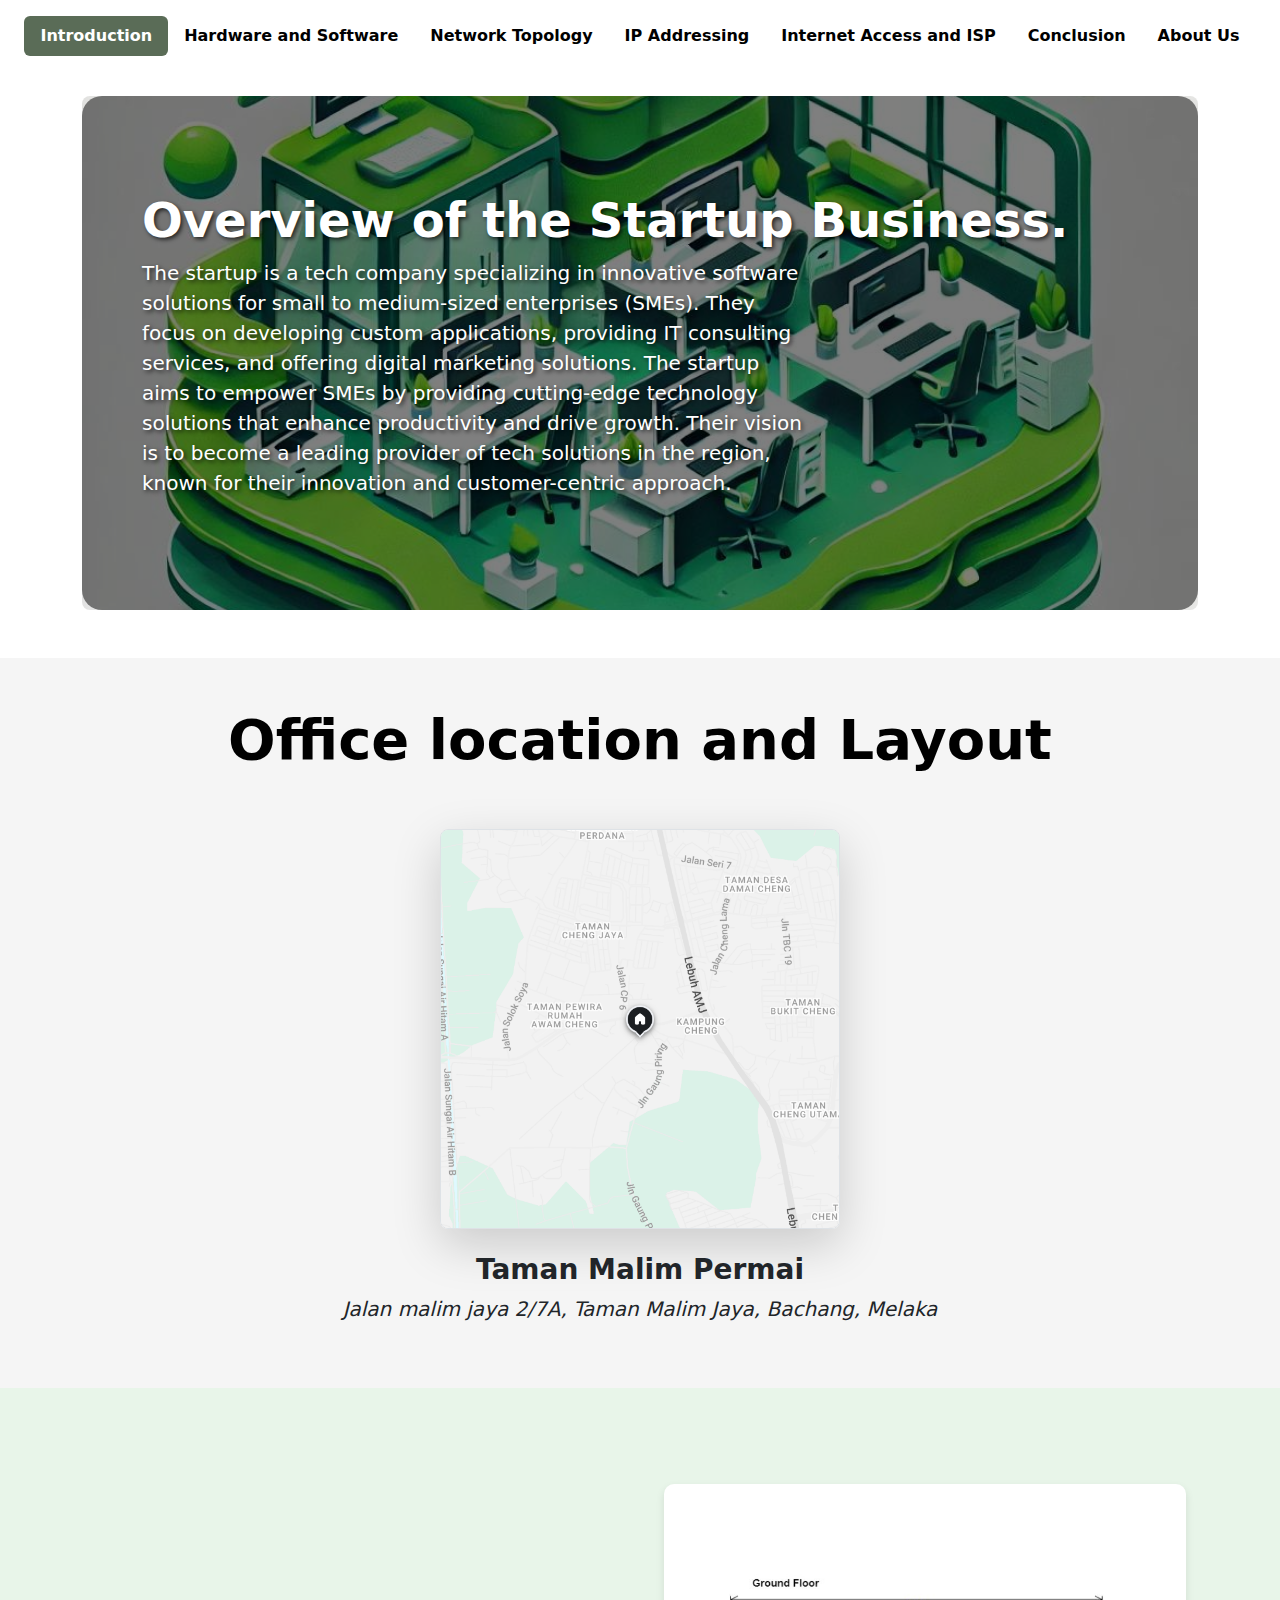
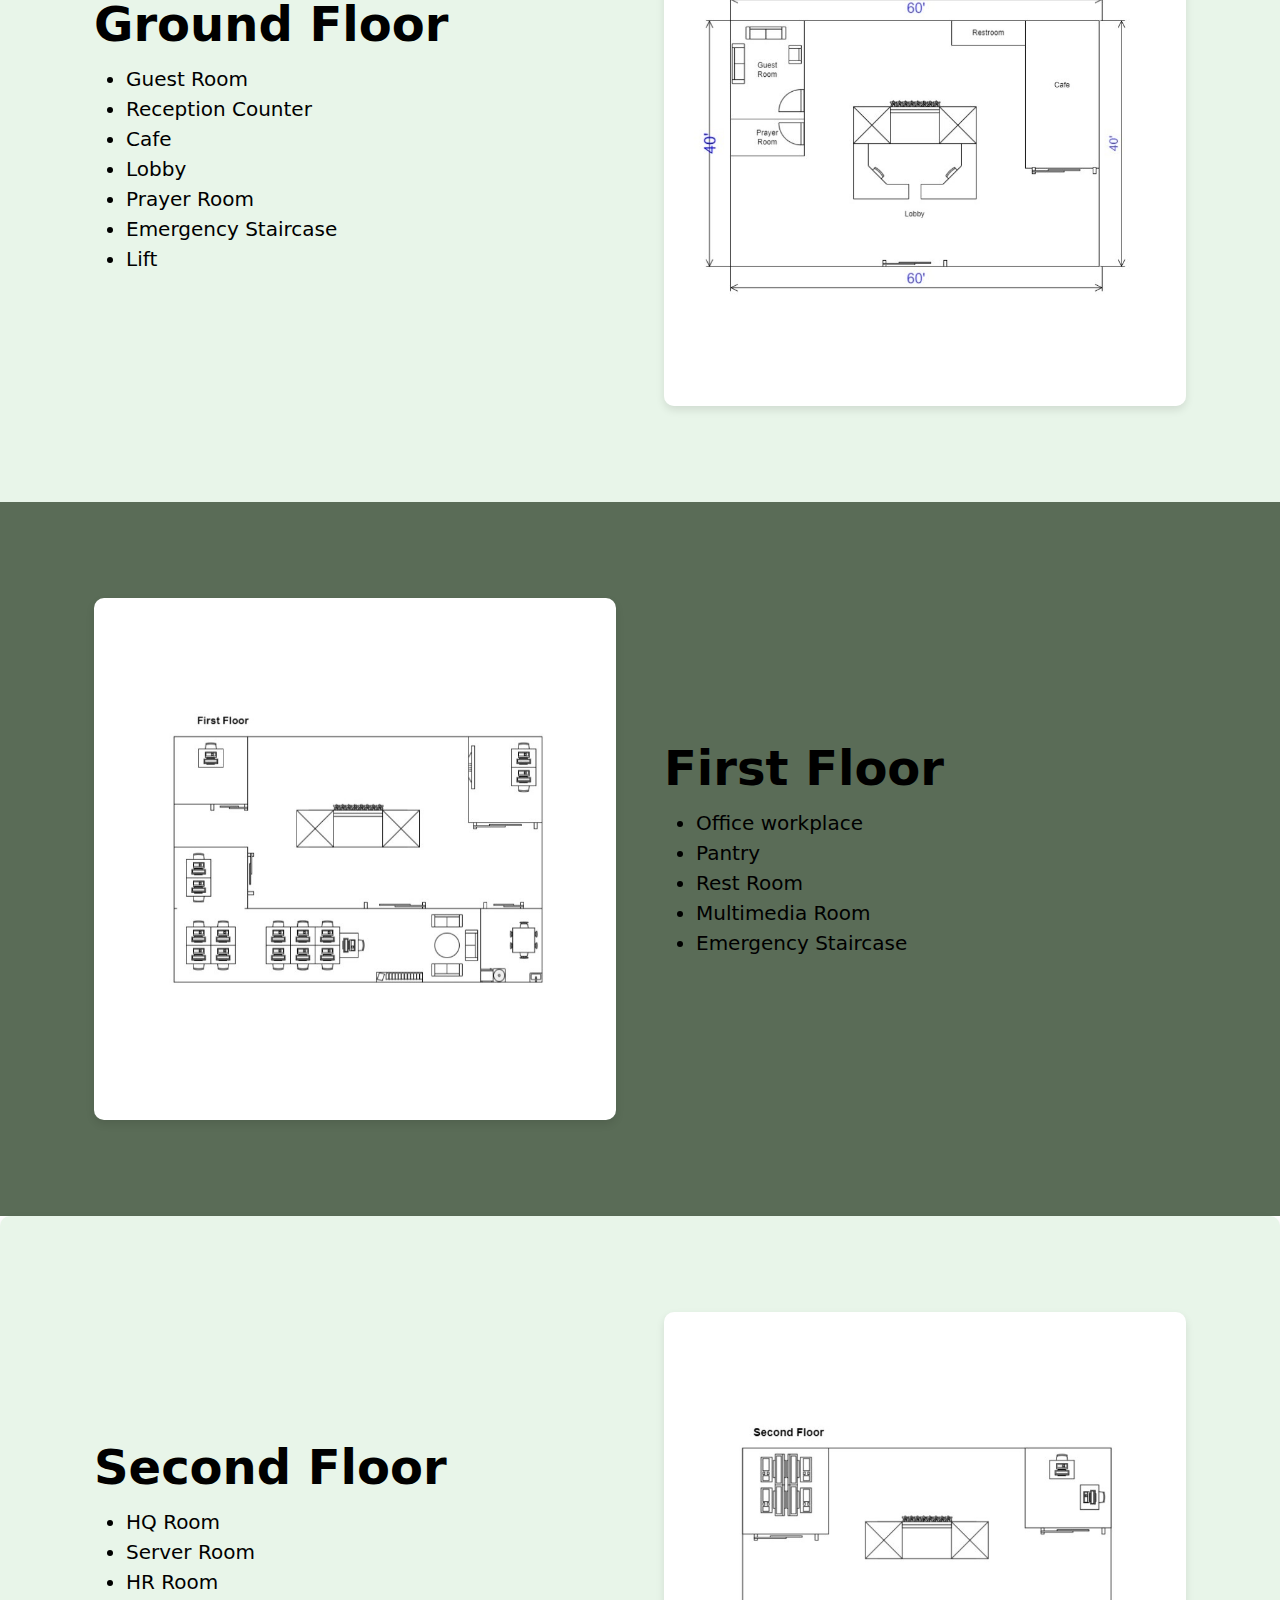
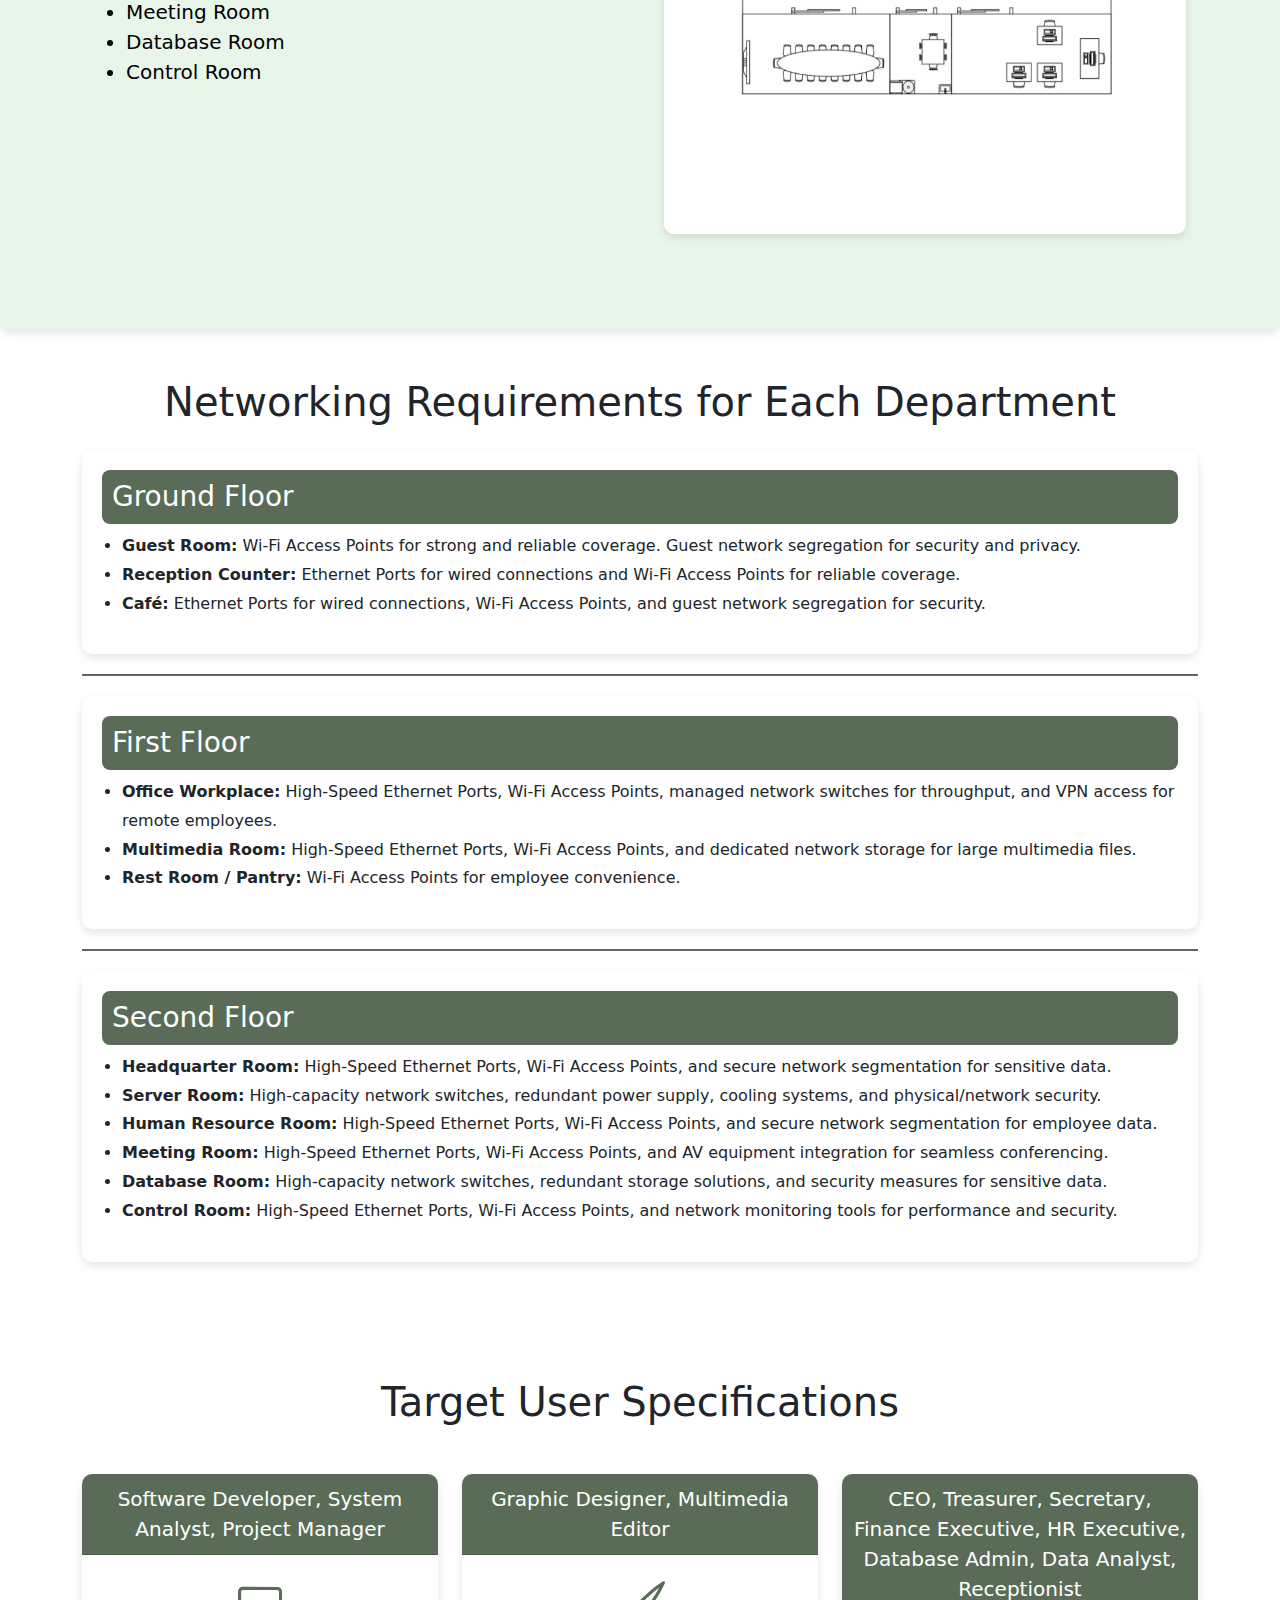
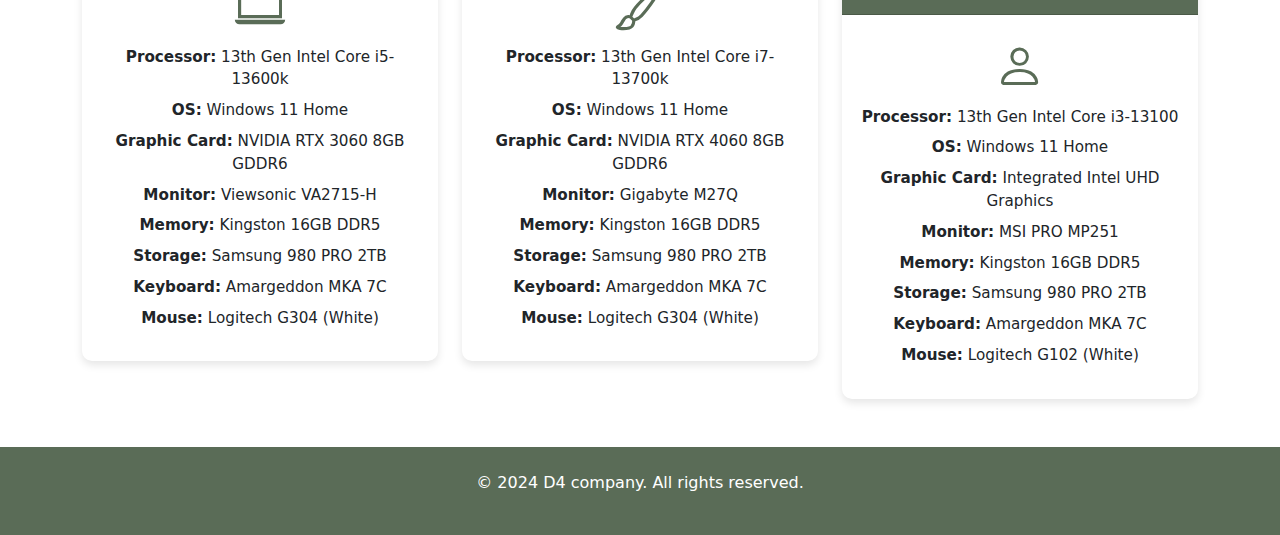
<file: index.html>
<!DOCTYPE html>
<html lang="en">
  <head>
    <meta charset="UTF-8" />
    <meta name="viewport" content="width=device-width, initial-scale=1.0" />
    <title>DITS 2313</title>
    <link
      href="https://cdn.jsdelivr.net/npm/bootstrap@5.3.3/dist/css/bootstrap.min.css"
      rel="stylesheet"
      integrity="sha384-QWTKZyjpPEjISv5WaRU9OFeRpok6YctnYmDr5pNlyT2bRjXh0JMhjY6hW+ALEwIH"
      crossorigin="anonymous"
    />
    <link rel="stylesheet" href="./style.css" />
    <style>
      a {
        text-decoration: none; /* Removes underline */
        color: inherit; /* Inherits color from parent element */
      }

      /* Hover effect */
      a:hover {
        color: #5a6c57; /* Adds a soft green color on hover */
      }
   
    img {
      border-radius: 10px;
      box-shadow: 0px 4px 8px rgba(0, 0, 0, 0.1);
    }

    </style>
  </head>

  <body>
    <header class="d-flex justify-content-center py-3">
      <ul class="nav nav-pills custom-nav-pills">
        <li class="nav-item">
          <a href="./index.html" class="nav-link active">Introduction</a>
        </li>
        <li class="nav-item">
          <a href="./hardware.html" class="nav-link">Hardware and Software</a>
        </li>
        <li class="nav-item">
          <a href="./network.html" class="nav-link">Network Topology</a>
        </li>
        <li class="nav-item">
          <a href="./ipAddress.html" class="nav-link">IP Addressing</a>
        </li>
        <li class="nav-item">
          <a href="./ISP.html" class="nav-link">Internet Access and ISP</a>
        </li>
        <li class="nav-item"><a href="./conclusion.html" class="nav-link">Conclusion</a></li>
        <li class="nav-item">
          <a href="./about.html" class="nav-link">About Us</a>
        </li>
      </ul>
    </header>

    <!-- Overview of the startup business -->
    <div class="container py-4">
      <div
        class="p-5 mb-4 bg-body-tertiary rounded-3 startup-overview"
        style="color: white ;"
      >
        <div
          class="container-fluid py-5"
          style="position: relative; z-index: 1"
        >
          <h1 class="display-5 fw-bold">Overview of the Startup Business.</h1>
          <p class="col-md-8 fs-5">
            The startup is a tech company specializing in innovative software
            solutions for small to medium-sized enterprises (SMEs). They focus
            on developing custom applications, providing IT consulting services,
            and offering digital marketing solutions. The startup aims to
            empower SMEs by providing cutting-edge technology solutions that
            enhance productivity and drive growth. Their vision is to become a
            leading provider of tech solutions in the region, known for their
            innovation and customer-centric approach.
          </p>
        </div>
      </div>
    </div>

    <!-- end overview -->

    <!-- Office Location -->
    <div class="px-4 pt-5 text-center" style="background-color: whitesmoke ; ">
      <h1 class="display-4 fw-bold text-body-emphasis">
        Office location and Layout
      </h1>
      <div class="container px-5 py-5 ">
        <a href="https://maps.app.goo.gl/QGYqqNcwbprstYC8A"
          ><img
            src="./img/location.png"
            class="img-fluid border rounded-3 shadow-lg mb-4 map"
            alt="Example image"
            width="400"
            height="auto"
            loading="lazy"
        /></a>
        <a href="https://maps.app.goo.gl/QGYqqNcwbprstYC8A">
          <h3 class="fw-bold">Taman Malim Permai</h3>
          <p class="fs-5">
            <i>Jalan malim jaya 2/7A, Taman Malim Jaya, Bachang, Melaka</i>
          </p>
        </a>
      </div>
    </div>

    <!-- end office Location -->

    <!-- Ground floor -->
    <div style="background-color: #e8f5e9; color: black; ">
      <div class="container col-xxl-8 px-4 py-5">
        <div class="row flex-lg-row-reverse align-items-center g-5 py-5">
          <div class="col-10 col-sm-8 col-lg-6">
            <img
              src="./img/ground_floor.jpg"
              class="d-block mx-lg-auto img-fluid ratio-1x1"
              alt="Ground Floor Layout"
              loading="lazy"
            />
          </div>
          <div class="col-lg-6">
            <h1 class="display-5 fw-bold text-body-emphasis lh-1 mb-3">
              Ground Floor
            </h1>
            <ul class="fs-5">
              <li>Guest Room</li>
              <li>Reception Counter</li>
              <li>Cafe</li>
              <li>Lobby</li>
              <li>Prayer Room</li>
              <li>Emergency Staircase</li>
              <li>Lift</li>
            </ul>
          </div>
        </div>
      </div>
    </div>
    <!-- end ground floor -->

    <!-- 1st floor -->
    <div style="background-color: #5a6c57; color: black">
      <div class="container col-xxl-8 px-4 py-5">
        <div class="row align-items-center g-5 py-5">
          <div class="col-10 col-sm-8 col-lg-6">
            <img
              src="./img/first_floor.jpg"
              class="d-block mx-lg-auto img-fluid ratio-1x1"
              alt="1st Floor Layout"
              loading="lazy"
            />
          </div>
          <div class="col-lg-6">
            <h1 class="display-5 fw-bold text-body-emphasis lh-1 mb-3">
              First Floor
            </h1>
            <ul class="fs-5">
              <li>Office workplace</li>
              <li>Pantry</li>
              <li>Rest Room</li>
              <li>Multimedia Room</li>
              <li>Emergency Staircase</li>
            </ul>
          </div>
        </div>
      </div>
    </div>
    <!-- end 1st floor -->

    <!-- Second floor -->
    <div style="background-color:#e8f5e9; color: black ;border-radius: 10px; box-shadow: 0px 4px 8px rgba(0, 0, 0, 0.1);">
      <div class="container col-xxl-8 px-4 py-5">
        <div class="row flex-lg-row-reverse align-items-center g-5 py-5">
          <div class="col-10 col-sm-8 col-lg-6">
            <img
              src="./img/second_floor.jpg"
              class="d-block mx-lg-auto img-fluid ratio-1x1"
              alt="Second Floor Layout"
              loading="lazy"
            />
          </div>
          <div class="col-lg-6">
            <h1 class="display-5 fw-bold text-body-emphasis lh-1 mb-3">
              Second Floor
            </h1>
            <ul class="fs-5">
              <li>HQ Room</li>
              <li>Server Room</li>
              <li>HR Room</li>
              <li>Meeting Room</li>
              <li>Database Room</li>
              <li>Control Room</li>
            </ul>
          </div>
        </div>
      </div>
    </div>
    <!-- end Second floor -->

    <!-- Networking requirements for each department.   -->
    <div class="container py-5" >
      <h1 class="text-center mb-4">Networking Requirements for Each Department</h1>

      <!-- Ground Floor -->
      <div class="floor-card">
        <h3>Ground Floor</h3>
        <ul>
          <li><strong>Guest Room:</strong> Wi-Fi Access Points for strong and reliable coverage. Guest network segregation for security and privacy.</li>
          <li><strong>Reception Counter:</strong> Ethernet Ports for wired connections and Wi-Fi Access Points for reliable coverage.</li>
          <li><strong>Café:</strong> Ethernet Ports for wired connections, Wi-Fi Access Points, and guest network segregation for security.</li>
        </ul>
      </div>

      <!-- Divider -->
      <div class="divider"></div>

      <!-- First Floor -->
      <div class="floor-card">
        <h3>First Floor</h3>
        <ul>
          <li><strong>Office Workplace:</strong> High-Speed Ethernet Ports, Wi-Fi Access Points, managed network switches for throughput, and VPN access for remote employees.</li>
          <li><strong>Multimedia Room:</strong> High-Speed Ethernet Ports, Wi-Fi Access Points, and dedicated network storage for large multimedia files.</li>
          <li><strong>Rest Room / Pantry:</strong> Wi-Fi Access Points for employee convenience.</li>
        </ul>
      </div>

      <!-- Divider -->
      <div class="divider"></div>

      <!-- Second Floor -->
      <div class="floor-card">
        <h3>Second Floor</h3>
        <ul>
          <li><strong>Headquarter Room:</strong> High-Speed Ethernet Ports, Wi-Fi Access Points, and secure network segmentation for sensitive data.</li>
          <li><strong>Server Room:</strong> High-capacity network switches, redundant power supply, cooling systems, and physical/network security.</li>
          <li><strong>Human Resource Room:</strong> High-Speed Ethernet Ports, Wi-Fi Access Points, and secure network segmentation for employee data.</li>
          <li><strong>Meeting Room:</strong> High-Speed Ethernet Ports, Wi-Fi Access Points, and AV equipment integration for seamless conferencing.</li>
          <li><strong>Database Room:</strong> High-capacity network switches, redundant storage solutions, and security measures for sensitive data.</li>
          <li><strong>Control Room:</strong> High-Speed Ethernet Ports, Wi-Fi Access Points, and network monitoring tools for performance and security.</li>
        </ul>
      </div>
    </div>

    <!-- Networking requirements for each department.   -->


    <!-- Target user specifications  -->
    <div class="container py-5">
      <h1 class="text-center mb-5">Target User Specifications</h1>

      <div class="row gy-4">
        <!-- Software Developer, System Analyst, Project Manager -->
        <div class="col-md-4">
          <div class="card spec-card">
            <div class="card-header">
              Software Developer, System Analyst, Project Manager
            </div>
            <div class="card-body text-center">
              <i class="icon bi bi-laptop"></i>
              <ul>
                <li><span>Processor:</span> 13th Gen Intel Core i5-13600k</li>
                <li><span>OS:</span> Windows 11 Home</li>
                <li><span>Graphic Card:</span> NVIDIA RTX 3060 8GB GDDR6</li>
                <li><span>Monitor:</span> Viewsonic VA2715-H</li>
                <li><span>Memory:</span> Kingston 16GB DDR5</li>
                <li><span>Storage:</span> Samsung 980 PRO 2TB</li>
                <li><span>Keyboard:</span> Amargeddon MKA 7C</li>
                <li><span>Mouse:</span> Logitech G304 (White)</li>
              </ul>
            </div>
          </div>
        </div>

        <!-- Graphic Designer, Multimedia Editor -->
        <div class="col-md-4">
          <div class="card spec-card">
            <div class="card-header">Graphic Designer, Multimedia Editor</div>
            <div class="card-body text-center">
              <i class="icon bi bi-brush"></i>
              <ul>
                <li><span>Processor:</span> 13th Gen Intel Core i7-13700k</li>
                <li><span>OS:</span> Windows 11 Home</li>
                <li><span>Graphic Card:</span> NVIDIA RTX 4060 8GB GDDR6</li>
                <li><span>Monitor:</span> Gigabyte M27Q</li>
                <li><span>Memory:</span> Kingston 16GB DDR5</li>
                <li><span>Storage:</span> Samsung 980 PRO 2TB</li>
                <li><span>Keyboard:</span> Amargeddon MKA 7C</li>
                <li><span>Mouse:</span> Logitech G304 (White)</li>
              </ul>
            </div>
          </div>
        </div>

        <!-- CEO, Treasurer, etc. -->
        <div class="col-md-4">
          <div class="card spec-card">
            <div class="card-header">
              CEO, Treasurer, Secretary, Finance Executive, HR Executive,
              Database Admin, Data Analyst, Receptionist
            </div>
            <div class="card-body text-center">
              <i class="icon bi bi-person"></i>
              <ul>
                <li><span>Processor:</span> 13th Gen Intel Core i3-13100</li>
                <li><span>OS:</span> Windows 11 Home</li>
                <li><span>Graphic Card:</span> Integrated Intel UHD Graphics</li>
                <li><span>Monitor:</span> MSI PRO MP251</li>
                <li><span>Memory:</span> Kingston 16GB DDR5</li>
                <li><span>Storage:</span> Samsung 980 PRO 2TB</li>
                <li><span>Keyboard:</span> Amargeddon MKA 7C</li>
                <li><span>Mouse:</span> Logitech G102 (White)</li>
              </ul>
            </div>
          </div>
        </div>
      </div>
    </div>
    <!-- Target user specifications  -->

    <!-- Optional footer -->
    <footer
      class="text-center py-4"
      style="background-color: #5a6c57; color: white"
    >
      <p>&copy; 2024 D4 company. All rights reserved.</p>
    </footer>

    <!-- Bootstrap Icons -->
    <link
      href="https://cdn.jsdelivr.net/npm/bootstrap-icons/font/bootstrap-icons.css"
      rel="stylesheet"
    />
    <script src="https://cdn.jsdelivr.net/npm/bootstrap@5.3.3/dist/js/bootstrap.bundle.min.js"></script>
  </body>
</html>
</file>
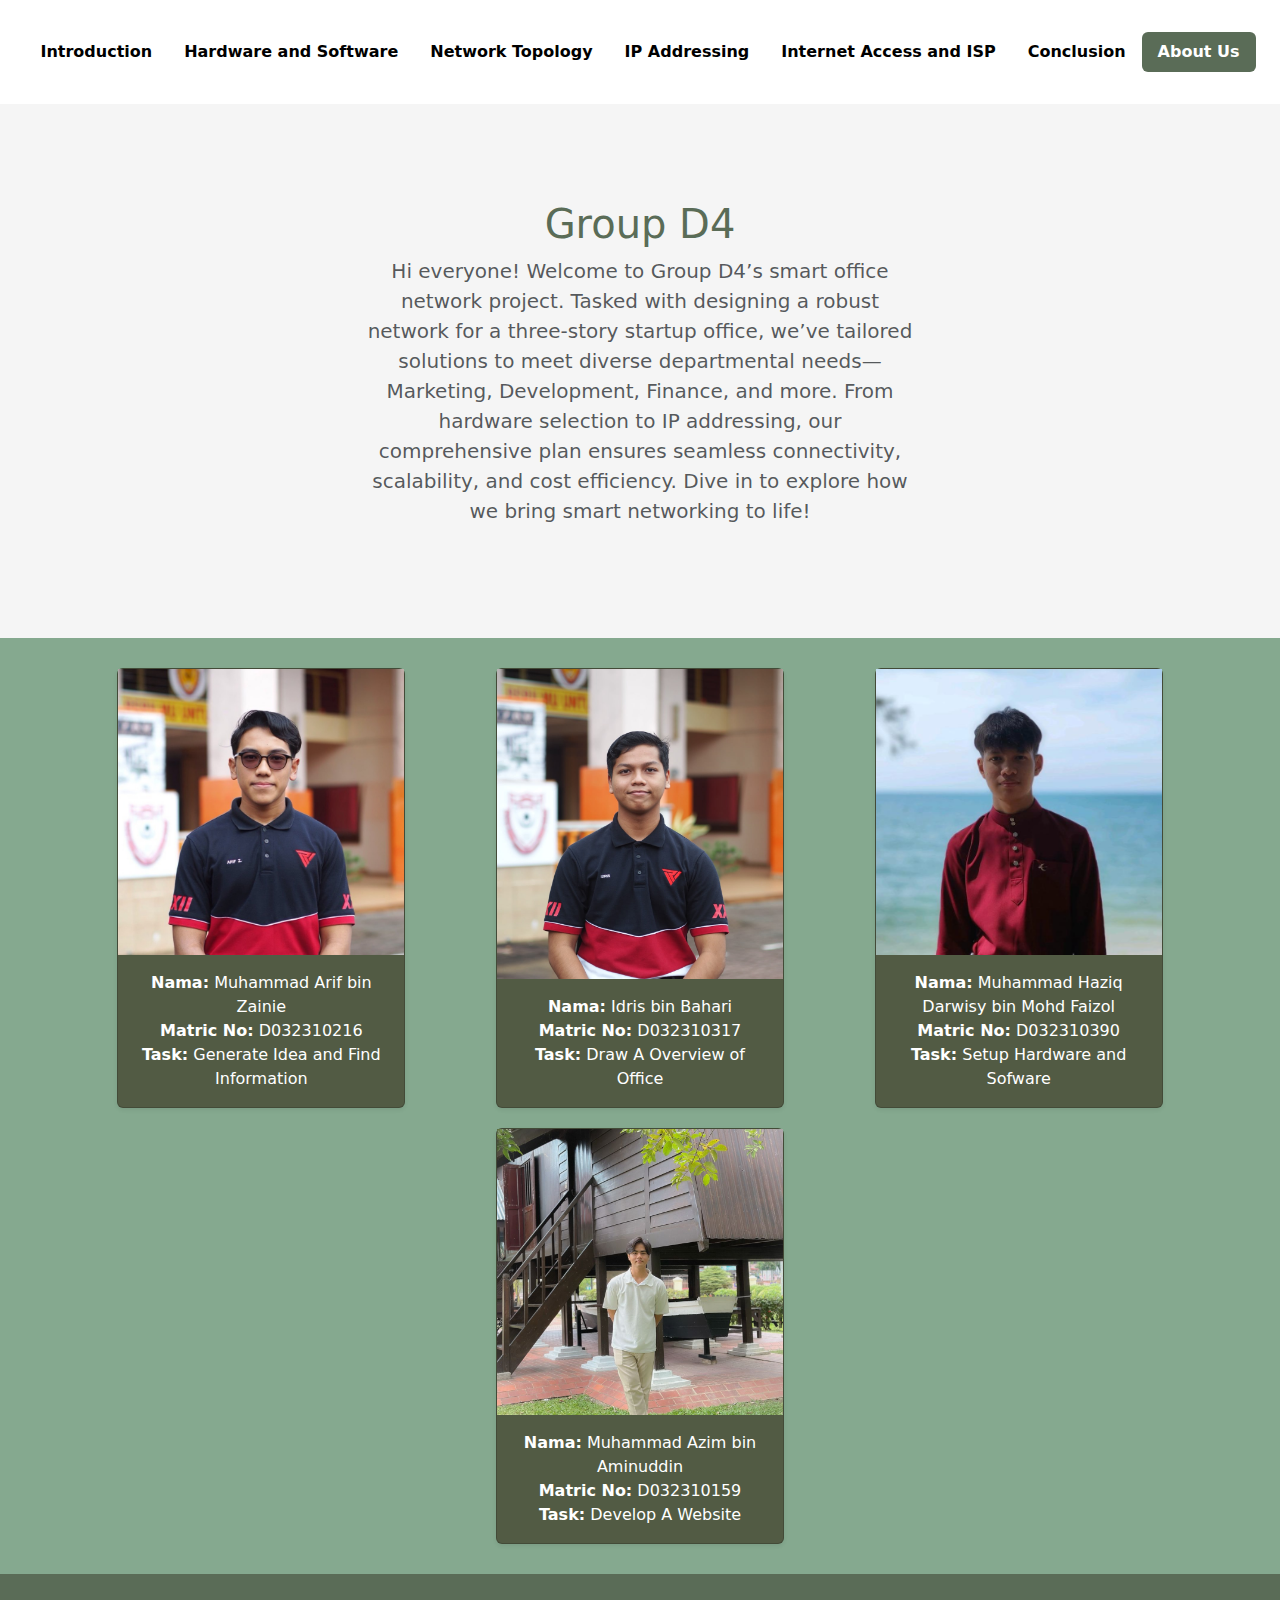
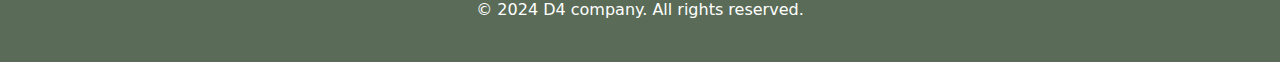
<file: about.html>
<!DOCTYPE html>
<html lang="en">
  <head>
    <meta charset="UTF-8" />
    <meta name="viewport" content="width=device-width, initial-scale=1.0" />
    <title>DITS 2313</title>
    <link
      href="https://cdn.jsdelivr.net/npm/bootstrap@5.3.3/dist/css/bootstrap.min.css"
      rel="stylesheet"
      integrity="sha384-QWTKZyjpPEjISv5WaRU9OFeRpok6YctnYmDr5pNlyT2bRjXh0JMhjY6hW+ALEwIH"
      crossorigin="anonymous"
    />
    <link rel="stylesheet" href="./style.css" />
  </head>

  <header class="d-flex justify-content-center py-3 co">
    <ul class="nav nav-pills custom-nav-pills">
      <header class="d-flex justify-content-center py-3">
        <ul class="nav nav-pills custom-nav-pills">
          <li class="nav-item">
            <a href="./index.html" class="nav-link">Introduction</a>
          </li>
          <li class="nav-item">
            <a href="./hardware.html" class="nav-link">Hardware and Software</a>
          </li>
          <li class="nav-item">
            <a href="./network.html" class="nav-link">Network Topology</a>
          </li>
          <li class="nav-item">
            <a href="./ipAddress.html" class="nav-link">IP Addressing</a>
          </li>
          <li class="nav-item">
            <a href="./ISP.html" class="nav-link">Internet Access and ISP</a>
          </li>
          <li class="nav-item"><a href="./conclusion.html" class="nav-link">Conclusion</a></li>
          <li class="nav-item">
            <a href="./about.html" class="nav-link active">About Us</a>
          </li>
        </ul>
      </header>
    </ul>
  </header>

  <body id="about">
    <div id="member-container-intro-bg">
      <section class="py-5 text-center container">
        <div class="row py-lg-5">
          <div class="col-lg-6 col-md-8 mx-auto">
            <h1 style="color: #5a6c57">Group D4</h1>
            <p class="lead text-body-secondary">
              Hi everyone! Welcome to Group D4’s smart office network project.
              Tasked with designing a robust network for a three-story startup
              office, we’ve tailored solutions to meet diverse departmental
              needs—Marketing, Development, Finance, and more. From hardware
              selection to IP addressing, our comprehensive plan ensures
              seamless connectivity, scalability, and cost efficiency. Dive in
              to explore how we bring smart networking to life!
            </p>
          </div>
        </div>
      </section>
    </div>

    <div class="container members-layout">
      <!-- arif -->
      <div class="card shadow-sm card-custom map">
        <div class="ratio ratio-1x1">
          <img
            src="./img/arif.jpg"
            alt=""
            class="img-fluid"
            style="object-fit: cover"
          />
        </div>
        <div class="card-body">
          <p class="card-text"><b>Nama:</b> Muhammad Arif bin Zainie</p>
          <p class="card-text"><b>Matric No:</b> D032310216</p>
          <p class="card-text"><b>Task:</b> Generate Idea and Find Information</p>
        </div>
      </div>

      <!-- Idris -->
      <div class="card shadow-sm card-custom map">
        <div class="ratio ratio-1x1">
          <img
            src="./img/idris.jpg"
            alt=""
            class="img-fluid"
            style="object-fit: cover"
          />
        </div>
        <div class="card-body">
          <p class="card-text"><b>Nama:</b> Idris bin Bahari</p>
          <p class="card-text"><b>Matric No:</b> D032310317</p>
          <p class="card-text"><b>Task:</b> Draw A Overview of Office</p>

        </div>
      </div>
      <!-- Darwisy -->
      <div class="card shadow-sm card-custom map">
        <div class="ratio ratio-1x1">
          <img
            src="./img/darwisy.jpg"
            alt=""
            class="img-fluid"
            style="object-fit: cover"
          />
        </div>
        <div class="card-body">
          <p class="card-text">
            <b>Nama:</b> Muhammad Haziq Darwisy bin Mohd Faizol
          </p>
          <p class="card-text"><b>Matric No:</b> D032310390</p>
          <p class="card-text"><b>Task:</b> Setup Hardware and Sofware</p>
        </div>

        
      </div>
      <!-- Azim -->
      <div class="card shadow-sm card-custom map">
        <div class="ratio ratio-1x1">
          <img
            src="./img/azim.jpg"
            alt=""
            class="img-fluid"
            style="object-fit: cover"
          />
        </div>
        <div class="card-body">
          <p class="card-text"><b>Nama:</b> Muhammad Azim bin Aminuddin</p>
          <p class="card-text"><b>Matric No:</b> D032310159</p>
          <p class="card-text"><b>Task:</b> Develop A Website</p>
        </div>
      </div>
    </div>

    <footer
      class="text-center py-4"
      style="background-color: #5a6c57; color: white"
    >
      <p>&copy; 2024 D4 company. All rights reserved.</p>
    </footer>
    <script
      src="https://cdn.jsdelivr.net/npm/bootstrap@5.3.3/dist/js/bootstrap.bundle.min.js"
      integrity="sha384-YvpcrYf0tY3lHB60NNkmXc5s9fDVZLESaAA55NDzOxhy9GkcIdslK1eN7N6jIeHz"
      crossorigin="anonymous"
    ></script>
  </body>
</html>
</file>
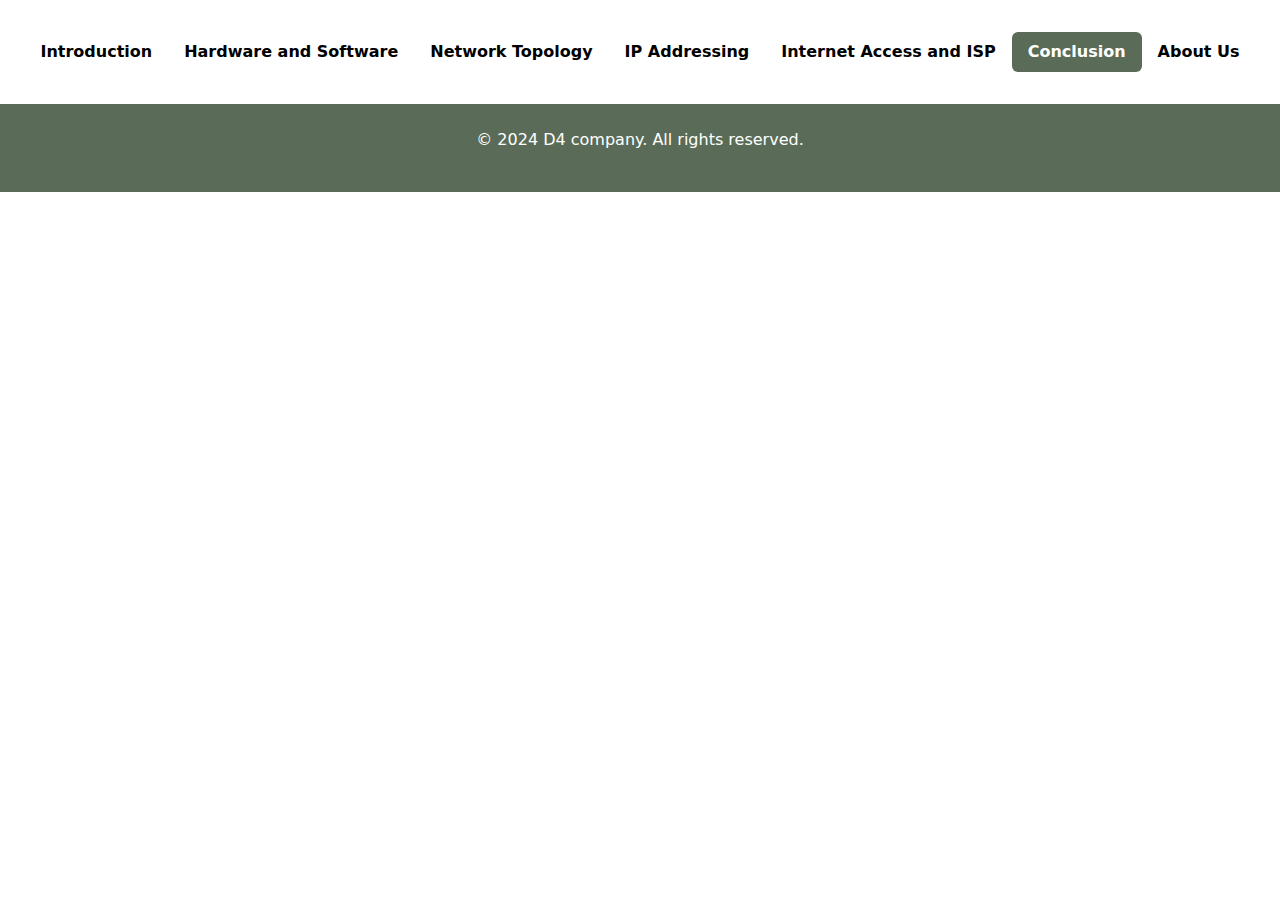
<file: conclusion.html>
<!DOCTYPE html>
<html lang="en">
  <head>
    <meta charset="UTF-8" />
    <meta name="viewport" content="width=device-width, initial-scale=1.0" />
    <title>DITS 2313</title>
    <link
      href="https://cdn.jsdelivr.net/npm/bootstrap@5.3.3/dist/css/bootstrap.min.css"
      rel="stylesheet"
      integrity="sha384-QWTKZyjpPEjISv5WaRU9OFeRpok6YctnYmDr5pNlyT2bRjXh0JMhjY6hW+ALEwIH"
      crossorigin="anonymous"
    />
    <link rel="stylesheet" href="./style.css" />
  </head>

  <header class="d-flex justify-content-center py-3 co">
    <ul class="nav nav-pills custom-nav-pills">
      <header class="d-flex justify-content-center py-3">
        <ul class="nav nav-pills custom-nav-pills">
          <li class="nav-item">
            <a href="./index.html" class="nav-link">Introduction</a>
          </li>
          <li class="nav-item">
            <a href="./hardware.html" class="nav-link">Hardware and Software</a>
          </li>
          <li class="nav-item">
            <a href="./network.html" class="nav-link">Network Topology</a>
          </li>
          <li class="nav-item">
            <a href="./ipAddress.html" class="nav-link">IP Addressing</a>
          </li>
          <li class="nav-item">
            <a href="./ISP.html" class="nav-link">Internet Access and ISP</a>
          </li>
          <li class="nav-item">
            <a href="./conclusion.html" class="nav-link active">Conclusion</a>
          </li>
          <li class="nav-item">
            <a href="./about.html" class="nav-link">About Us</a>
          </li>
        </ul>
      </header>
    </ul>
  </header>

  <body>
    <footer
      class="text-center py-4"
      style="background-color: #5a6c57; color: white"
    >
      <p>&copy; 2024 D4 company. All rights reserved.</p>
    </footer>
    <script
      src="https://cdn.jsdelivr.net/npm/bootstrap@5.3.3/dist/js/bootstrap.bundle.min.js"
      integrity="sha384-YvpcrYf0tY3lHB60NNkmXc5s9fDVZLESaAA55NDzOxhy9GkcIdslK1eN7N6jIeHz"
      crossorigin="anonymous"
    ></script>
  </body>
</html>
</file>
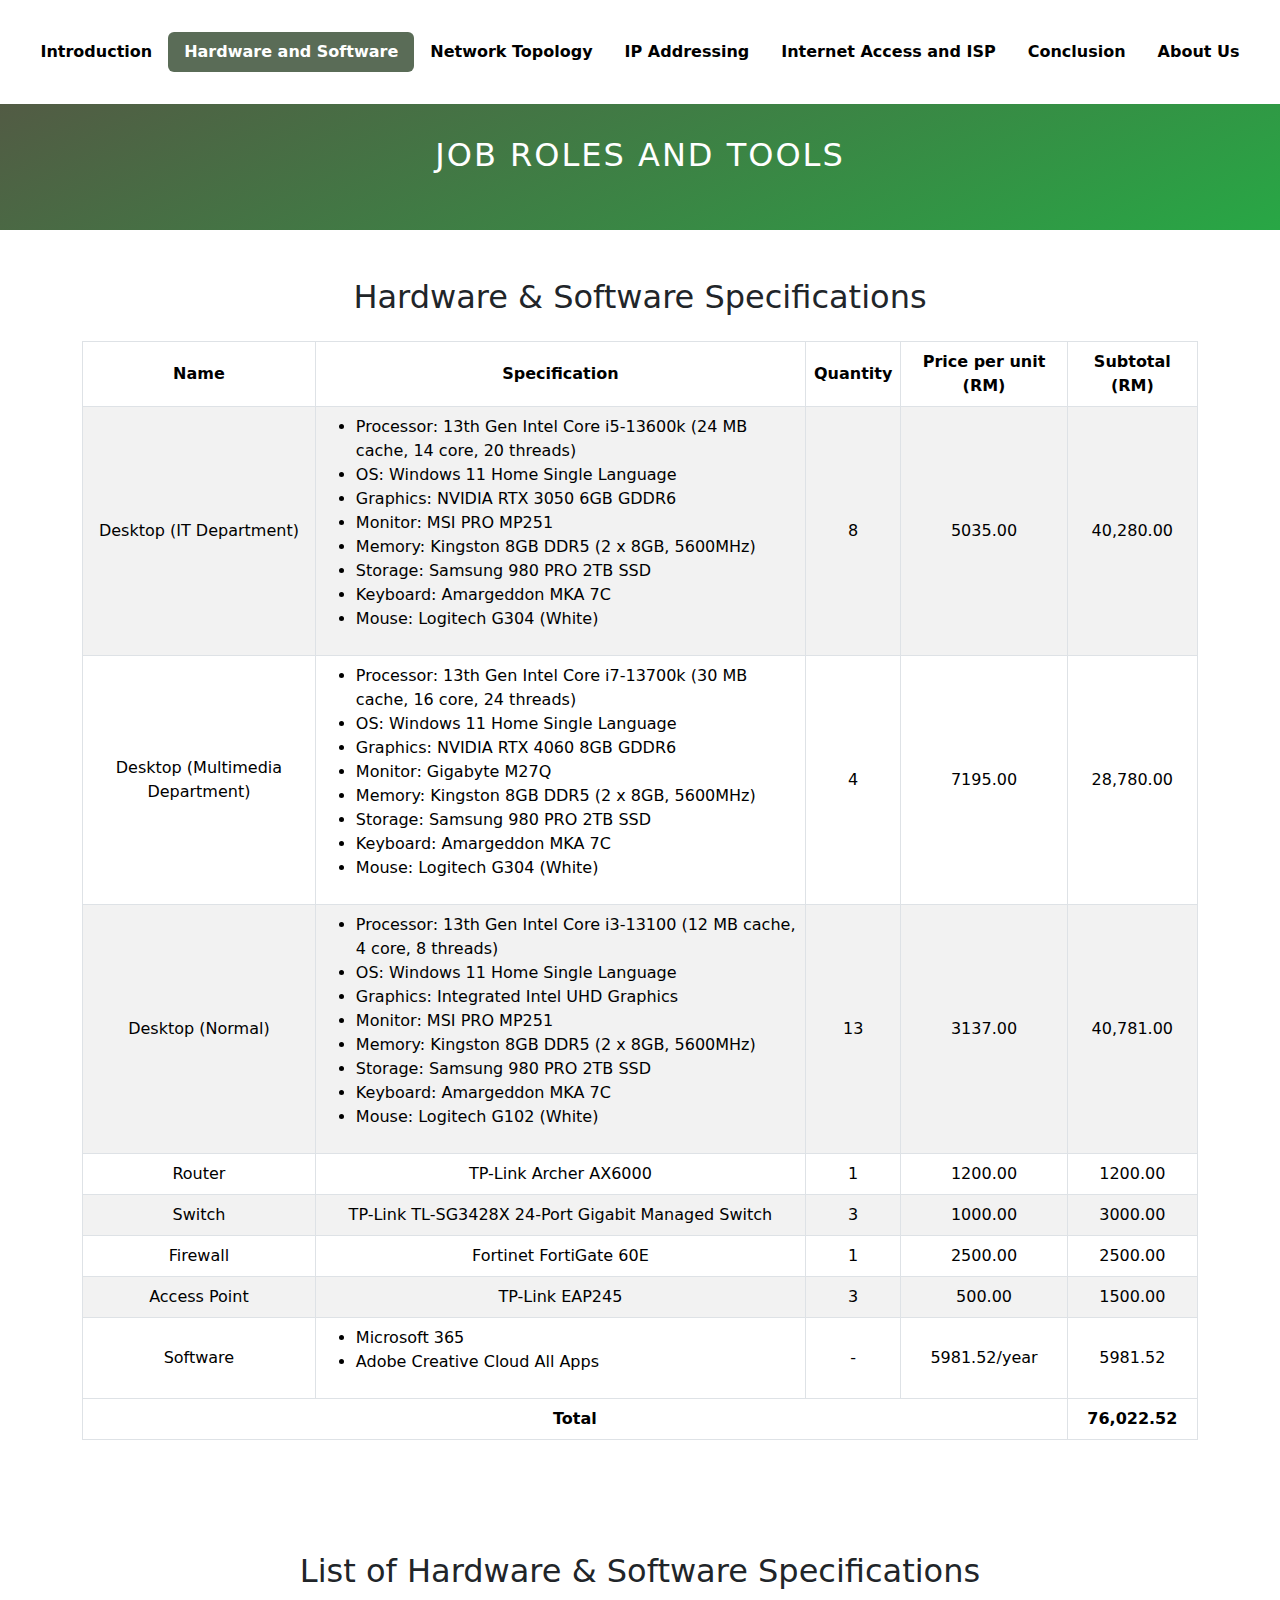
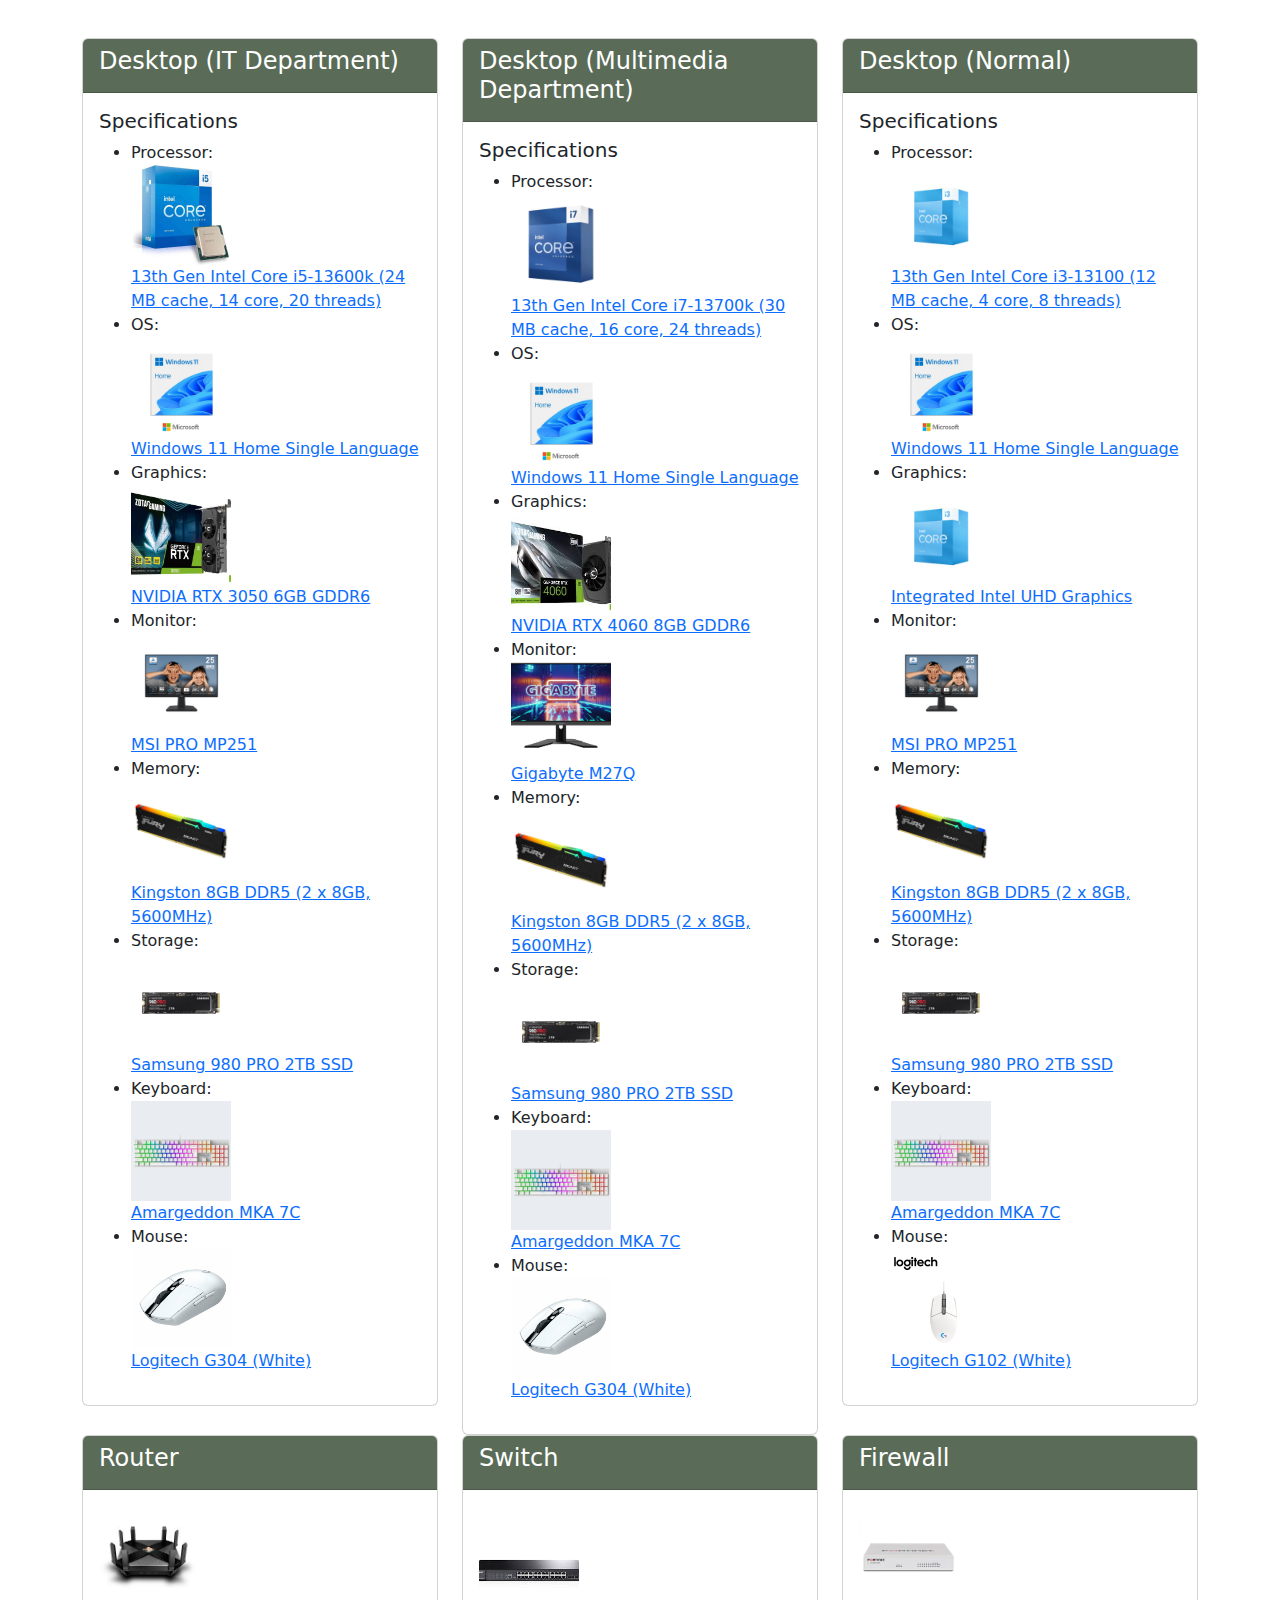
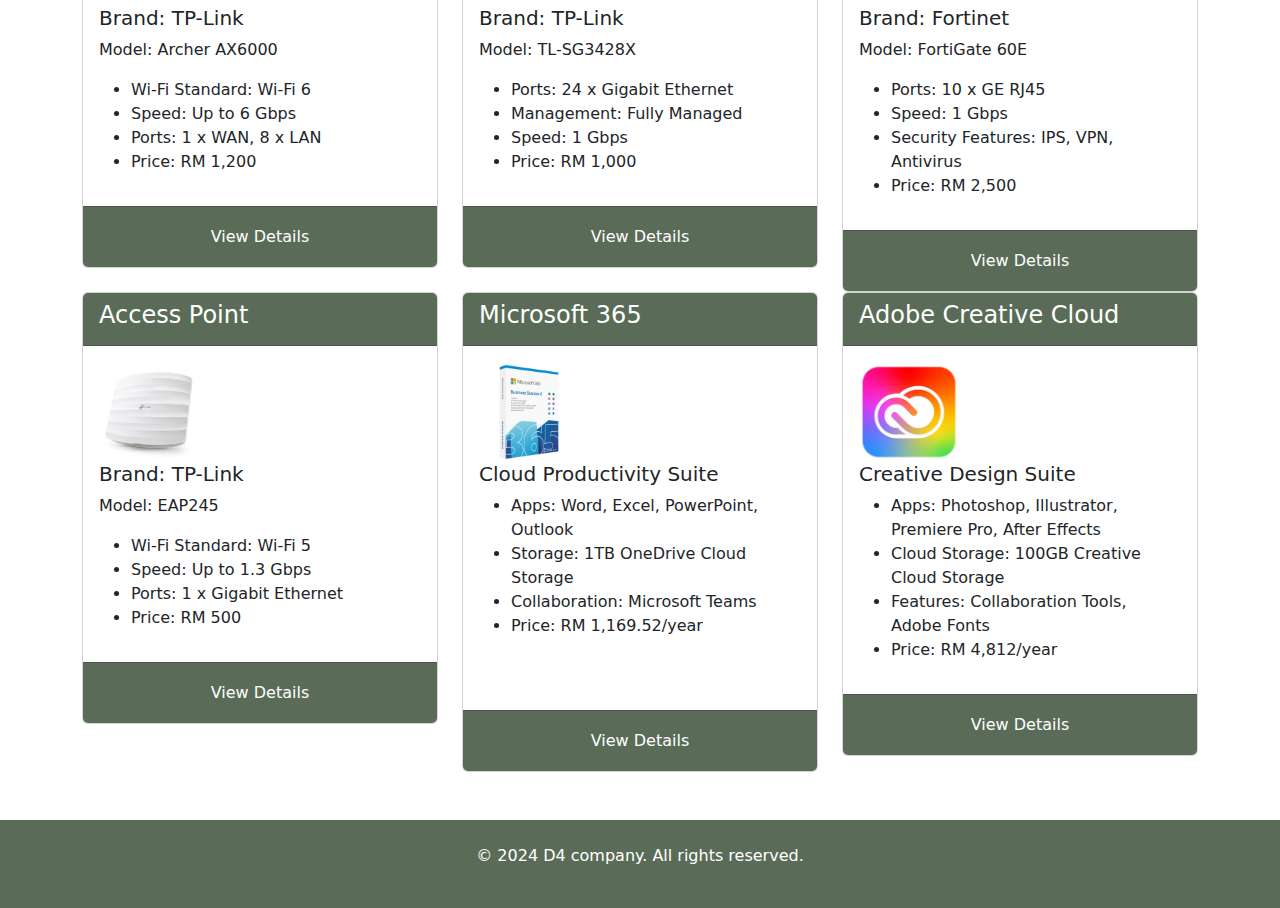
<file: hardware.html>
<!DOCTYPE html>
<html lang="en">
  <head>
    <meta charset="UTF-8" />
    <meta name="viewport" content="width=device-width, initial-scale=1.0" />
    <title>DITS 2313</title>
    <link
      href="https://cdn.jsdelivr.net/npm/bootstrap@5.3.3/dist/css/bootstrap.min.css"
      rel="stylesheet"
      integrity="sha384-QWTKZyjpPEjISv5WaRU9OFeRpok6YctnYmDr5pNlyT2bRjXh0JMhjY6hW+ALEwIH"
      crossorigin="anonymous"
    />
    <link rel="stylesheet" href="./style.css" />
    <style>
      img {
        display: block;
        width: 100px;
        height: 100px;
        object-fit: cover;
      }
    </style>
  </head>

  <header class="d-flex justify-content-center py-3 co">
    <ul class="nav nav-pills custom-nav-pills">
      <header class="d-flex justify-content-center py-3">
        <ul class="nav nav-pills custom-nav-pills">
          <li class="nav-item">
            <a href="./index.html" class="nav-link">Introduction</a>
          </li>
          <li class="nav-item">
            <a href="./hardware.html" class="nav-link active"
              >Hardware and Software</a
            >
          </li>
          <li class="nav-item">
            <a href="./network.html" class="nav-link">Network Topology</a>
          </li>
          <li class="nav-item">
            <a href="./ipAddress.html" class="nav-link">IP Addressing</a>
          </li>
          <li class="nav-item">
            <a href="./ISP.html" class="nav-link">Internet Access and ISP</a>
          </li>
          <li class="nav-item"><a href="./conclusion.html" class="nav-link">Conclusion</a></li>
          <li class="nav-item">
            <a href="./about.html" class="nav-link">About Us</a>
          </li>
        </ul>
      </header>
    </ul>
  </header>

  <body>
    <!-- Justify the selection of devices and tools. -->
    <header id="job">
      <h2 class="text-center mb-4">Job Roles and Tools</h2>
    </header>

    <!-- Provide a total cost breakdown. -->
    <div class="container py-5">
      <h2 class="text-center mb-4">Hardware & Software Specifications</h2>
      <table class="table table-bordered table-striped">
        <thead>
          <tr>
            <th>Name</th>
            <th>Specification</th>
            <th>Quantity</th>
            <th>Price per unit (RM)</th>
            <th>Subtotal (RM)</th>
          </tr>
        </thead>
        <tbody>
          <!-- Software Developer Desktop -->
          <tr>
            <td>Desktop (IT Department)</td>
            <td>
              <ul class="text-start">
                <li>
                  Processor: 13th Gen Intel Core i5-13600k (24 MB cache, 14
                  core, 20 threads)
                </li>
                <li>OS: Windows 11 Home Single Language</li>
                <li>Graphics: NVIDIA RTX 3050 6GB GDDR6</li>
                <li>Monitor: MSI PRO MP251</li>
                <li>Memory: Kingston 8GB DDR5 (2 x 8GB, 5600MHz)</li>
                <li>Storage: Samsung 980 PRO 2TB SSD</li>
                <li>Keyboard: Amargeddon MKA 7C</li>
                <li>Mouse: Logitech G304 (White)</li>
              </ul>
            </td>
            <td>8</td>
            <td>5035.00</td>
            <td>40,280.00</td>
          </tr>
          <!-- Multimedia Desktop -->
          <tr>
            <td>Desktop (Multimedia Department)</td>
            <td>
              <ul class="text-start">
                <li>
                  Processor: 13th Gen Intel Core i7-13700k (30 MB cache, 16
                  core, 24 threads)
                </li>
                <li>OS: Windows 11 Home Single Language</li>
                <li>Graphics: NVIDIA RTX 4060 8GB GDDR6</li>
                <li>Monitor: Gigabyte M27Q</li>
                <li>Memory: Kingston 8GB DDR5 (2 x 8GB, 5600MHz)</li>
                <li>Storage: Samsung 980 PRO 2TB SSD</li>
                <li>Keyboard: Amargeddon MKA 7C</li>
                <li>Mouse: Logitech G304 (White)</li>
              </ul>
            </td>
            <td>4</td>
            <td>7195.00</td>
            <td>28,780.00</td>
          </tr>
          <!-- Normal Desktop -->
          <tr>
            <td>Desktop (Normal)</td>
            <td>
              <ul class="text-start">
                <li>
                  Processor: 13th Gen Intel Core i3-13100 (12 MB cache, 4 core,
                  8 threads)
                </li>
                <li>OS: Windows 11 Home Single Language</li>
                <li>Graphics: Integrated Intel UHD Graphics</li>
                <li>Monitor: MSI PRO MP251</li>
                <li>Memory: Kingston 8GB DDR5 (2 x 8GB, 5600MHz)</li>
                <li>Storage: Samsung 980 PRO 2TB SSD</li>
                <li>Keyboard: Amargeddon MKA 7C</li>
                <li>Mouse: Logitech G102 (White)</li>
              </ul>
            </td>
            <td>13</td>
            <td>3137.00</td>
            <td>40,781.00</td>
          </tr>
          <!-- Router -->
          <tr>
            <td>Router</td>
            <td>TP-Link Archer AX6000</td>
            <td>1</td>
            <td>1200.00</td>
            <td>1200.00</td>
          </tr>
          <!-- Switch -->
          <tr>
            <td>Switch</td>
            <td>TP-Link TL-SG3428X 24-Port Gigabit Managed Switch</td>
            <td>3</td>
            <td>1000.00</td>
            <td>3000.00</td>
          </tr>
          <!-- Firewall -->
          <tr>
            <td>Firewall</td>
            <td>Fortinet FortiGate 60E</td>
            <td>1</td>
            <td>2500.00</td>
            <td>2500.00</td>
          </tr>
          <!-- Access Point -->
          <tr>
            <td>Access Point</td>
            <td>TP-Link EAP245</td>
            <td>3</td>
            <td>500.00</td>
            <td>1500.00</td>
          </tr>
          
          <!-- Software -->
          <tr>
            <td>Software</td>
            <td>
              <ul class="text-start">
                <li>Microsoft 365</li>
                <li>Adobe Creative Cloud All Apps</li>
              </ul>
            </td>
            <td>-</td>
            <td>5981.52/year</td>
            <td>5981.52</td>
          </tr>
        </tbody>
        <tfoot>
          <tr class="table-footer">
            <td colspan="4">Total</td>
            <td>76,022.52</td>
          </tr>
        </tfoot>
      </table>
    </div>

    <!-- Provide a total cost breakdown. -->

    <!-- List of network hardware  -->
    <div class="container py-5">
      <h2 class="text-center mb-5">
        List of Hardware & Software Specifications
      </h2>
      <!-- Row for displaying hardware specs -->
      <!-- Desktop (IT Department) -->
      <div class="row justify-content-center role-card-wrapper">
        <div class="col-md-4">
          <div class="card">
            <div class="card-header">
              <h4>Desktop (IT Department)</h4>
            </div>
            <div class="card-body">
              <h5 class="card-title">Specifications</h5>
              <ul>
                <li>
                  Processor:
                  <a
                    href="https://www.intel.com/content/www/us/en/products/sku/230493/intel-core-i513600k-processor-24m-cache-up-to-5-10-ghz/specifications.html"
                    ><img src="./specImg/i5.jpg" alt="Processor Image" /> 13th
                    Gen Intel Core i5-13600k (24 MB cache, 14 core, 20
                    threads)</a
                  >
                </li>
                <li>
                  OS:
                  <a
                    href="https://www.microsoft.com/en-my/d/windows-11-home/dg7gmgf0krt0"
                    ><img src="./specImg/windows_11.webp" alt="OS Image" />
                    Windows 11 Home Single Language</a
                  >
                </li>
                <li>
                  Graphics:
                  <a
                    href="https://shopee.com.my/MSI-RTX-3050-VENTUS-2X-6G-OC-Nvidia-GRAPHIC-CARD-i.18799831.24662248726?sp_atk=52e1b24c-1133-4dd8-993b-9583503f3c21&xptdk=52e1b24c-1133-4dd8-993b-9583503f3c21"
                    ><img
                      src="./specImg/RTX3050.jpg"
                      alt="Graphics Card Image"
                    />
                    NVIDIA RTX 3050 6GB GDDR6</a
                  >
                </li>
                <li>
                  Monitor:
                  <a
                    href="https://shopee.com.my/MSI-PRO-MP251-24.5-MONITOR-(24.5-IPS-FHD-100Hz-1Ms-VGA-HD-MI)-i.20108462.25507270998?sp_atk=e287ebe2-deb8-4b0d-a6c0-d77261b1e37b&xptdk=e287ebe2-deb8-4b0d-a6c0-d77261b1e37b"
                    ><img src="./specImg/MSI_MP251.png" alt="Monitor Image" />
                    MSI PRO MP251</a
                  >
                </li>
                <li>
                  Memory:
                  <a
                    href="https://shopee.com.my/Kingston-FURY-Beast-RGB-DDR5-(5200MHz-5600MHz-6000MHz)-CL40-Desktop-PC-Gaming-Memory-DIMM-RAM-(8GB-16GB-32GB)-XMP-i.20108462.2114918621?sp_atk=e23468c0-918a-4d2a-85ef-4ec054547e4c&xptdk=e23468c0-918a-4d2a-85ef-4ec054547e4c"
                    ><img src="./specImg/Kingston_RAM.jpg" alt="Memory Image" />
                    Kingston 8GB DDR5 (2 x 8GB, 5600MHz)</a
                  >
                </li>
                <li>
                  Storage:
                  <a
                    href="https://www.tmt.my/products/samsung-980-pro-m2-2280-pcie-nvme-gen4-ssd"
                    ><img src="./specImg/Samsung_SSD.jpg" alt="Storage Image" />
                    Samsung 980 PRO 2TB SSD</a
                  >
                </li>
                <li>
                  Keyboard:
                  <a
                    href="https://shopee.com.my/Armaggeddon-MKA-7C-Mechanical-Keyboard-Hot-Swap-104-Full-Size-Keyboard-Multicolour-Light-EFX-i.145290690.10235549011?sp_atk=43a897e3-48f8-46ee-8be1-ac86e5151c36&xptdk=43a897e3-48f8-46ee-8be1-ac86e5151c36"
                    ><img src="./specImg/MKA-7C.jpg" alt="Keyboard Image" />
                    Amargeddon MKA 7C</a
                  >
                </li>
                <li>
                  Mouse:
                  <a
                    href="https://shopee.com.my/Logitech-G304-Lightspeed-Wireless-Gaming-Mouse-HERO-Sensor-12000-DPI-Lightweight-6-Programmable-Buttons-250h-Battery-Lif-i.382136658.9115954666?sp_atk=ffa11894-f199-47e5-9296-a67594b33844&xptdk=ffa11894-f199-47e5-9296-a67594b33844"
                    ><img src="./specImg/Logitech_G304.jpg" alt="Mouse Image" />
                    Logitech G304 (White)</a
                  >
                </li>
              </ul>
            </div>
          </div>
        </div>
        <!-- Desktop (Multimedia Department) -->
        <div class="col-md-4">
          <div class="card">
            <div class="card-header">
              <h4>Desktop (Multimedia Department)</h4>
            </div>
            <div class="card-body">
              <h5 class="card-title">Specifications</h5>
              <ul>
                <li>
                  Processor:
                  <a
                    href="https://www.intel.com/content/www/us/en/products/sku/230500/intel-core-i713700k-processor-30m-cache-up-to-5-40-ghz/specifications.html"
                    ><img src="./specImg/i7.jpg" alt="Processor Image" /> 13th
                    Gen Intel Core i7-13700k (30 MB cache, 16 core, 24
                    threads)</a
                  >
                </li>
                <li>
                  OS:
                  <a
                    href="https://www.microsoft.com/en-my/d/windows-11-home/dg7gmgf0krt0"
                    ><img src="./specImg/windows_11.webp" alt="OS Image" />
                    Windows 11 Home Single Language</a
                  >
                </li>
                <li>
                  Graphics:
                  <a
                    href="https://shopee.com.my/NVIDIA%C2%AE-Graphic-Card-MSI-GeForce%C2%AE-RTX%E2%84%A2-4060-Ventus-2X-Black-OC-(8G)-i.397370511.13398962844?sp_atk=7d2bd487-341e-478f-a427-ef45ecce71ca&xptdk=7d2bd487-341e-478f-a427-ef45ecce71ca"
                    ><img
                      src="./specImg/RTX4060.jpeg"
                      alt="Graphics Card Image"
                    />
                    NVIDIA RTX 4060 8GB GDDR6</a
                  >
                </li>
                <li>
                  Monitor:
                  <a
                    href="https://shopee.com.my/Gigabyte-M27Q-27-QHD-IPS-170HZ-0.5MS-HDR-400-FREESYNC-GAMING-MONITOR-i.20108462.4053996325?sp_atk=17f43771-cd99-48f7-8716-fafd12d79d5b&xptdk=17f43771-cd99-48f7-8716-fafd12d79d5b"
                    ><img
                      src="./specImg/Gigabyte_M27Q.png"
                      alt="Monitor Image"
                    />
                    Gigabyte M27Q</a
                  >
                </li>
                <li>
                  Memory:
                  <a
                    href="https://shopee.com.my/Kingston-FURY-Beast-RGB-DDR5-(5200MHz-5600MHz-6000MHz)-CL40-Desktop-PC-Gaming-Memory-DIMM-RAM-(8GB-16GB-32GB)-XMP-i.20108462.2114918621?sp_atk=e23468c0-918a-4d2a-85ef-4ec054547e4c&xptdk=e23468c0-918a-4d2a-85ef-4ec054547e4c"
                    ><img src="./specImg/Kingston_RAM.jpg" alt="Memory Image" />
                    Kingston 8GB DDR5 (2 x 8GB, 5600MHz)</a
                  >
                </li>
                <li>
                  Storage:
                  <a
                    href="https://www.tmt.my/products/samsung-980-pro-m2-2280-pcie-nvme-gen4-ssd"
                    ><img src="./specImg/Samsung_SSD.jpg" alt="Storage Image" />
                    Samsung 980 PRO 2TB SSD</a
                  >
                </li>
                <li>
                  Keyboard:
                  <a
                    href="https://shopee.com.my/Armaggeddon-MKA-7C-Mechanical-Keyboard-Hot-Swap-104-Full-Size-Keyboard-Multicolour-Light-EFX-i.145290690.10235549011?sp_atk=43a897e3-48f8-46ee-8be1-ac86e5151c36&xptdk=43a897e3-48f8-46ee-8be1-ac86e5151c36"
                    ><img src="./specImg/MKA-7C.jpg" alt="Keyboard Image" />
                    Amargeddon MKA 7C</a
                  >
                </li>
                <li>
                  Mouse:
                  <a
                    href="https://shopee.com.my/Logitech-G304-Lightspeed-Wireless-Gaming-Mouse-HERO-Sensor-12000-DPI-Lightweight-6-Programmable-Buttons-250h-Battery-Lif-i.382136658.9115954666?sp_atk=ffa11894-f199-47e5-9296-a67594b33844&xptdk=ffa11894-f199-47e5-9296-a67594b33844"
                    ><img src="./specImg/Logitech_G304.jpg" alt="Mouse Image" />
                    Logitech G304 (White)</a
                  >
                </li>
              </ul>
            </div>
          </div>
        </div>
        <!-- Desktop (Normal) -->
        <div class="col-md-4">
          <div class="card">
            <div class="card-header">
              <h4>Desktop (Normal)</h4>
            </div>
            <div class="card-body">
              <h5 class="card-title">Specifications</h5>
              <ul>
                <li>
                  Processor:
                  <a
                    href="https://www.intel.com/content/www/us/en/products/sku/230575/intel-core-i313100-processor-12m-cache-up-to-4-50-ghz/specifications.html"
                    ><img src="./specImg/i3.jpg" alt="Processor Image" /> 13th
                    Gen Intel Core i3-13100 (12 MB cache, 4 core, 8 threads)</a
                  >
                </li>
                <li>
                  OS:
                  <a
                    href="https://www.microsoft.com/en-my/d/windows-11-home/dg7gmgf0krt0"
                    ><img src="./specImg/windows_11.webp" alt="OS Image" />
                    Windows 11 Home Single Language</a
                  >
                </li>
                <li>
                  Graphics:
                  <a
                    href="https://www.intel.com/content/www/us/en/products/sku/230500/intel-core-i713700k-processor-30m-cache-up-to-5-40-ghz/specifications.html"
                    ><img src="./specImg/i3.jpg" alt="Graphics Card Image" />
                    Integrated Intel UHD Graphics</a
                  >
                </li>
                <li>
                  Monitor:
                  <a
                    href="https://shopee.com.my/MSI-PRO-MP251-24.5-MONITOR-(24.5-IPS-FHD-100Hz-1Ms-VGA-HD-MI)-i.20108462.25507270998?sp_atk=e287ebe2-deb8-4b0d-a6c0-d77261b1e37b&xptdk=e287ebe2-deb8-4b0d-a6c0-d77261b1e37b"
                    ><img src="./specImg/MSI_MP251.png" alt="Monitor Image" />
                    MSI PRO MP251</a
                  >
                </li>
                <li>
                  Memory:
                  <a
                    href="https://shopee.com.my/Kingston-FURY-Beast-RGB-DDR5-(5200MHz-5600MHz-6000MHz)-CL40-Desktop-PC-Gaming-Memory-DIMM-RAM-(8GB-16GB-32GB)-XMP-i.20108462.2114918621?sp_atk=e23468c0-918a-4d2a-85ef-4ec054547e4c&xptdk=e23468c0-918a-4d2a-85ef-4ec054547e4c"
                    ><img src="./specImg/Kingston_RAM.jpg" alt="Memory Image" />
                    Kingston 8GB DDR5 (2 x 8GB, 5600MHz)</a
                  >
                </li>
                <li>
                  Storage:
                  <a
                    href="https://www.tmt.my/products/samsung-980-pro-m2-2280-pcie-nvme-gen4-ssd"
                    ><img src="./specImg/Samsung_SSD.jpg" alt="Storage Image" />
                    Samsung 980 PRO 2TB SSD</a
                  >
                </li>
                <li>
                  Keyboard:
                  <a
                    href="https://shopee.com.my/Armaggeddon-MKA-7C-Mechanical-Keyboard-Hot-Swap-104-Full-Size-Keyboard-Multicolour-Light-EFX-i.145290690.10235549011?sp_atk=43a897e3-48f8-46ee-8be1-ac86e5151c36&xptdk=43a897e3-48f8-46ee-8be1-ac86e5151c36"
                    ><img src="./specImg/MKA-7C.jpg" alt="Keyboard Image" />
                    Amargeddon MKA 7C</a
                  >
                </li>
                <li>
                  Mouse:
                  <a
                    href="https://shopee.com.my/Logitech-G102-Lightsync-Gaming-Mouse-Customizable-RGB-Lighting-8000-DPI-6-Programmable-Buttons-i.58650252.20831098325?sp_atk=50d98b34-203f-4ad4-bde4-0ecfdb146f83&xptdk=50d98b34-203f-4ad4-bde4-0ecfdb146f83\"
                    ><img src="./specImg/Logitech_G102.jpg" alt="Mouse Image" />
                    Logitech G102 (White)</a
                  >
                </li>
              </ul>
            </div>
          </div>
        </div>
        <!-- Router -->
        <div class="col-md-4">
          <div class="card">
            <div class="card-header">
              <h4>Router</h4>
            </div>
            <div class="card-body">
              <img
                src="./specImg/TP-Link _Archer-AX6000.jpeg"
                alt="Router Image"
              />
              <h5 class="card-title">Brand: TP-Link</h5>
              <p class="card-text">Model: Archer AX6000</p>
              <ul>
                <li>Wi-Fi Standard: Wi-Fi 6</li>
                <li>Speed: Up to 6 Gbps</li>
                <li>Ports: 1 x WAN, 8 x LAN</li>
                <li>Price: RM 1,200</li>
              </ul>
            </div>
            <div class="card-footer text-center">
              <a
                href="https://www.tp-link.com/my/home-networking/wifi-router/archer-ax6000/"
              >
                <button class="custom-button">View Details</button>
              </a>
            </div>
          </div>
        </div>
        <!-- Switch -->
        <div class="col-md-4">
          <div class="card">
            <div class="card-header">
              <h4>Switch</h4>
            </div>
            <div class="card-body">
              <img
                src="./specImg/TP-Link TL-SG3428X 24-Port Gigabit Managed Switch .jpeg"
                alt=""
              />
              <h5 class="card-title">Brand: TP-Link</h5>
              <p class="card-text">Model: TL-SG3428X</p>
              <ul>
                <li>Ports: 24 x Gigabit Ethernet</li>
                <li>Management: Fully Managed</li>
                <li>Speed: 1 Gbps</li>
                <li>Price: RM 1,000</li>
              </ul>
            </div>
            <div class="card-footer text-center">
              <a
                href="https://www.tp-link.com/my/business-networking/managed-switch/tl-sg3428x/"
                ><button class="custom-button">View Details</button></a
              >
            </div>
          </div>
        </div>
        <!-- Firewall -->
        <div class="col-md-4">
          <div class="card">
            <div class="card-header">
              <h4>Firewall</h4>
            </div>
            <div class="card-body">
              <img
                src="./specImg/Fortinet FortiGate 60E.jpeg"
                alt="Firewall Image"
              />
              <h5 class="card-title">Brand: Fortinet</h5>
              <p class="card-text">Model: FortiGate 60E</p>
              <ul>
                <li>Ports: 10 x GE RJ45</li>
                <li>Speed: 1 Gbps</li>
                <li>Security Features: IPS, VPN, Antivirus</li>
                <li>Price: RM 2,500</li>
              </ul>
            </div>
            <div class="card-footer text-center">
              <a
                href="https://www.firewalls.com/pub/media/wysiwyg/datasheets/Fortinet/FG-FW-60E.pdf?srsltid=AfmBOoqmxe5wp3wwy8xWsjQRq5A6mBN8W0Lf9ChfDBDNBmwLmQSWhwSr"
                ><button class="custom-button">View Details</button></a
              >
            </div>
          </div>
        </div>
        <!-- Access Point -->
        <div class="col-md-4">
          <div class="card">
            <div class="card-header">
              <h4>Access Point</h4>
            </div>
            <div class="card-body">
              <img
                src="./specImg/TP-Link EAP245.jpeg"
                alt="Access Point Image"
              />
              <h5 class="card-title">Brand: TP-Link</h5>
              <p class="card-text">Model: EAP245</p>
              <ul>
                <li>Wi-Fi Standard: Wi-Fi 5</li>
                <li>Speed: Up to 1.3 Gbps</li>
                <li>Ports: 1 x Gigabit Ethernet</li>
                <li>Price: RM 500</li>
              </ul>
            </div>
            <div class="card-footer text-center">
              <a
                href="https://www.tp-link.com/my/business-networking/omada-sdn-access-point/eap245/"
                ><button class="custom-button">View Details</button></a
              >
            </div>
          </div>
        </div>
     
        <!-- Microsoft 365 -->
        <div class="col-md-4">
          <div class="card">
            <div class="card-header">
              <h4>Microsoft 365</h4>
            </div>
            <div class="card-body">
              <img src="./specImg/Microsoft 365.jpeg" alt="microsoft-365" />
              <h5 class="card-title">Cloud Productivity Suite</h5>
              <ul>
                <li>Apps: Word, Excel, PowerPoint, Outlook</li>
                <li>Storage: 1TB OneDrive Cloud Storage</li>
                <li>Collaboration: Microsoft Teams</li>
                <li>Price: RM 1,169.52/year</li>
              </ul>
              <p style="color: white">-</p>
            </div>
            <div class="card-footer text-center">
              <a
                href="https://www.microsoft.com/en-my/microsoft-365/business/microsoft-365-business-premium?activetab=pivot:overviewtab"
                ><button class="custom-button">View Details</button></a
              >
            </div>
          </div>
        </div>
        <!-- Adobe Creative Cloud -->
        <div class="col-md-4">
          <div class="card">
            <div class="card-header">
              <h4>Adobe Creative Cloud</h4>
            </div>
            <div class="card-body">
              <img src="./specImg/Adobe Creative Cloud.avif" alt="" />
              <h5 class="card-title">Creative Design Suite</h5>
              <ul>
                <li>
                  Apps: Photoshop, Illustrator, Premiere Pro, After Effects
                </li>
                <li>Cloud Storage: 100GB Creative Cloud Storage</li>
                <li>Features: Collaboration Tools, Adobe Fonts</li>
                <li>Price: RM 4,812/year</li>
              </ul>
            </div>
            <div class="card-footer text-center">
              <a
                href="https://www.adobe.com/my_en/creativecloud/business/teams.html?gclid=CjwKCAiA-Oi7BhA1EiwA2rIu24szxUyEURodHy48StVa5U0uOqIRKEvVnKhoq_u38be6f_Axa6wuqRoCDNIQAvD_BwE&sdid=JQVGW1NH&mv=search&mv2=paidsearch&ef_id=CjwKCAiA-Oi7BhA1EiwA2rIu24szxUyEURodHy48StVa5U0uOqIRKEvVnKhoq_u38be6f_Axa6wuqRoCDNIQAvD_BwE:G:s&s_kwcid=AL!3085!3!700832004453!b!!g!!adobe%20cloud%20storage!21330281652!165743770489&gad_source=1"
                ><button class="custom-button">View Details</button></a
              >
            </div>
          </div>
        </div>
      </div>
    </div>

    <!-- List of network hardware  -->

    <footer
      class="text-center py-4"
      style="background-color: #5a6c57; color: white"
    >
      <p>&copy; 2024 D4 company. All rights reserved.</p>
    </footer>
    <script src="https://cdn.jsdelivr.net/npm/@popperjs/core@2.11.6/dist/umd/popper.min.js"></script>
    <script src="https://cdn.jsdelivr.net/npm/bootstrap@5.3.0-alpha1/dist/js/bootstrap.min.js"></script>
  </body>
</html>
</file>
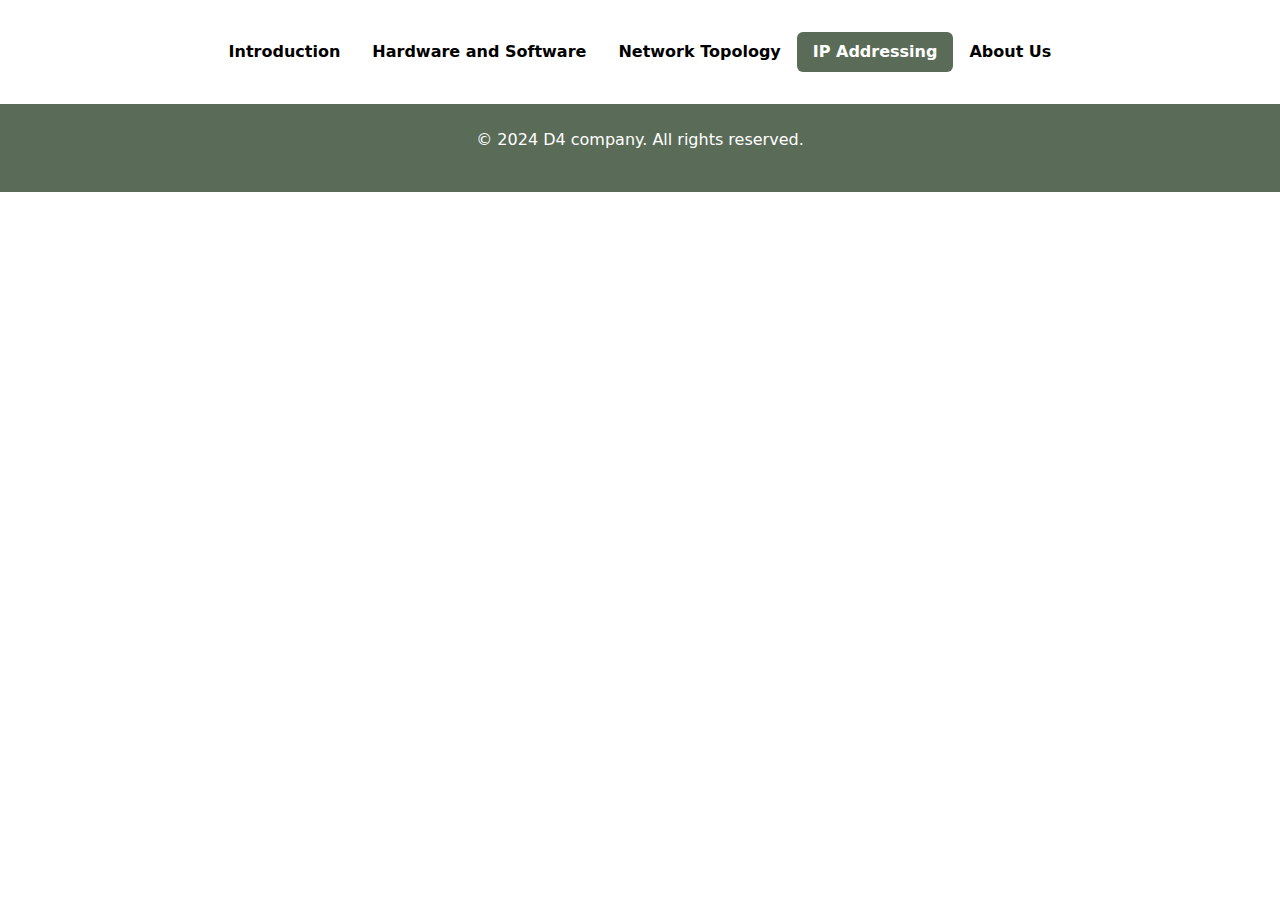
<file: ipAddress.html>
<!DOCTYPE html>
<html lang="en">
  <head>
    <meta charset="UTF-8" />
    <meta name="viewport" content="width=device-width, initial-scale=1.0" />
    <title>DITS 2313</title>
    <link
      href="https://cdn.jsdelivr.net/npm/bootstrap@5.3.3/dist/css/bootstrap.min.css"
      rel="stylesheet"
      integrity="sha384-QWTKZyjpPEjISv5WaRU9OFeRpok6YctnYmDr5pNlyT2bRjXh0JMhjY6hW+ALEwIH"
      crossorigin="anonymous"
    />
    <link rel="stylesheet" href="./style.css" />
  </head>
  
  <header class="d-flex justify-content-center py-3 co">
    <ul class="nav nav-pills custom-nav-pills">   
      <header class="d-flex justify-content-center py-3">
        <ul class="nav nav-pills custom-nav-pills">
          <li class="nav-item">
            <a href="./index.html" class="nav-link" >Introduction</a>
          </li>
          <li class="nav-item">
            <a href="./hardware.html" class="nav-link">Hardware and Software</a>
          </li>
          <li class="nav-item">
            <a href="./network.html" class="nav-link">Network Topology</a>
          </li>
          <li class="nav-item">
            <a href="./ipAddress.html" class="nav-link active">IP Addressing</a>
          </li>
          <li class="nav-item">
            <a href="./about.html" class="nav-link " >About Us</a>
          </li>
        </ul>
      </header>
    </ul>
  </header>


  <body>
    

    <footer
      class="text-center py-4"
      style="background-color: #5a6c57; color: white"
    >
      <p>&copy; 2024 D4 company. All rights reserved.</p>
    </footer>
    <script
    src="https://cdn.jsdelivr.net/npm/bootstrap@5.3.3/dist/js/bootstrap.bundle.min.js"
    integrity="sha384-YvpcrYf0tY3lHB60NNkmXc5s9fDVZLESaAA55NDzOxhy9GkcIdslK1eN7N6jIeHz"
    crossorigin="anonymous"
  ></script>
  </body>
  
</html>
</file>
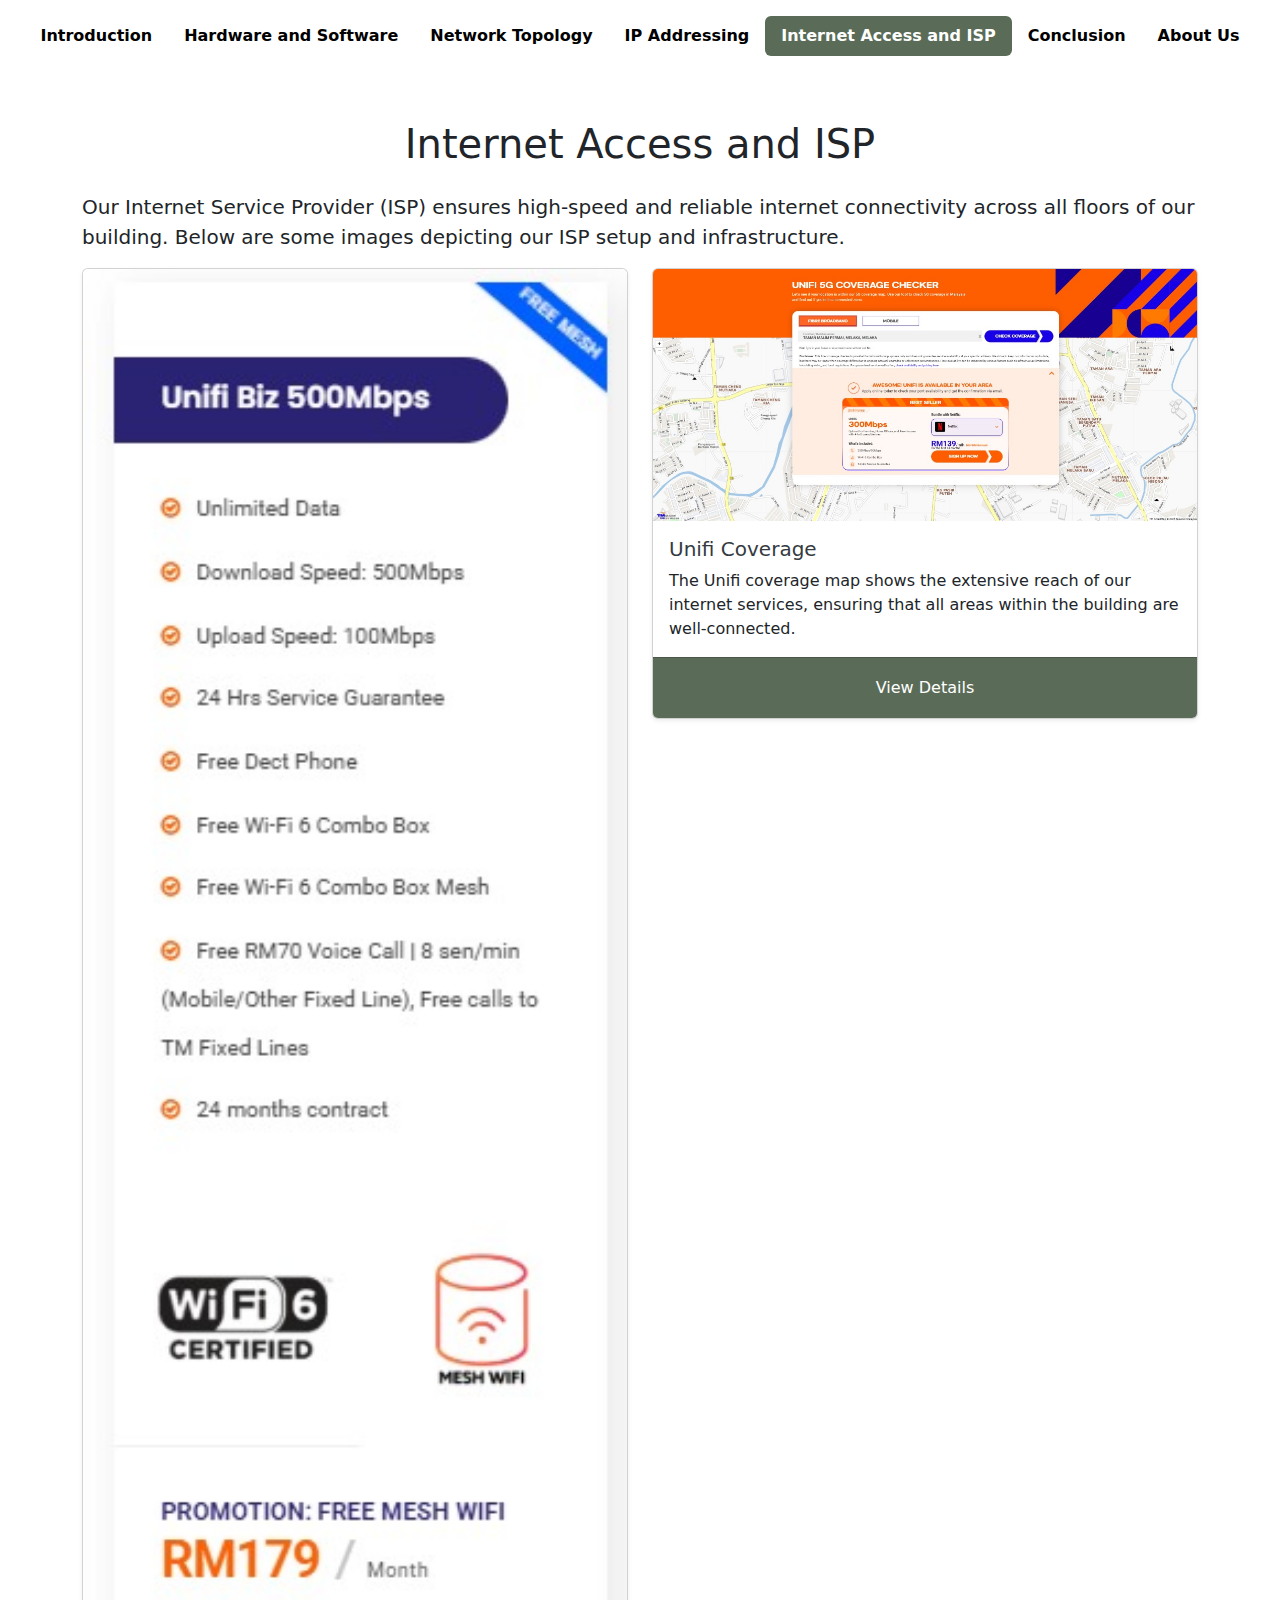
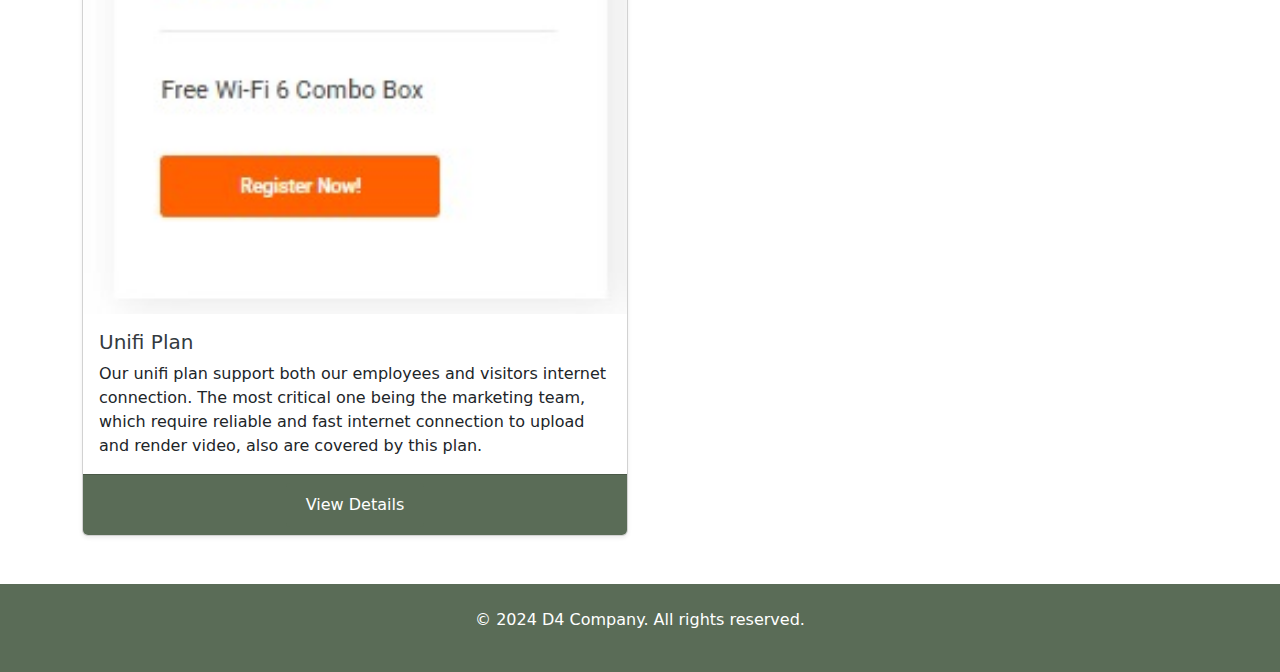
<file: ISP.html>
<!DOCTYPE html>
<html lang="en">
  <head>
    <meta charset="UTF-8" />
    <meta name="viewport" content="width=device-width, initial-scale=1.0" />
    <title>Internet Access and ISP</title>
    <link
      href="https://cdn.jsdelivr.net/npm/bootstrap@5.3.3/dist/css/bootstrap.min.css"
      rel="stylesheet"
      integrity="sha384-QWTKZyjpPEjISv5WaRU9OFeRpok6YctnYmDr5pNlyT2bRjXh0JMhjY6hW+ALEwIH"
      crossorigin="anonymous"
    />
    <link rel="stylesheet" href="./style.css" />
    <style>
      .card {
        transition: transform 0.3s;
      }
      .card:hover {
        transform: scale(1.05);
      }
      .card-title {
        color: #343a40;
      }
      
      .fade-in {
        animation: fadeIn 2s;
      }
      @keyframes fadeIn {
        from {
          opacity: 0;
        }
        to {
          opacity: 1;
        }
      }
    </style>
  </head>
  <body>
    <header class="d-flex justify-content-center py-3">
      <ul class="nav nav-pills custom-nav-pills">
        <li class="nav-item">
          <a href="./index.html" class="nav-link">Introduction</a>
        </li>
        <li class="nav-item">
          <a href="./hardware.html" class="nav-link">Hardware and Software</a>
        </li>
        <li class="nav-item">
          <a href="./network.html" class="nav-link">Network Topology</a>
        </li>
        <li class="nav-item">
          <a href="./ipAddress.html" class="nav-link">IP Addressing</a>
        </li>
        <li class="nav-item">
          <a href="./ISP.html" class="nav-link active">Internet Access and ISP</a>
        </li>
        <li class="nav-item">
          <a href="./conclusion.html" class="nav-link">Conclusion</a>
        </li>
        <li class="nav-item">
          <a href="./about.html" class="nav-link">About Us</a>
        </li>
      </ul>
    </header>

    <main class="container py-5 fade-in">
      <h1 class="text-center mb-4">Internet Access and ISP</h1>
      <p class="lead">
        Our Internet Service Provider (ISP) ensures high-speed and reliable internet connectivity across all floors of our building. Below are some images depicting our ISP setup and infrastructure.
      </p>

      <div class="row">
        <div class="col-md-6">
          <div class="card shadow-sm">
            <img
              src="./img/UnifiPlan.jpeg"
              alt="Unifi Plan"
              class="card-img-top"
            />
            <div class="card-body">
              <h5 class="card-title">Unifi Plan</h5>
              <p class="card-text">
                Our unifi plan support both our employees and visitors internet connection. The most critical one being the marketing team, which require reliable and fast internet connection to upload and render video, also are covered by this plan.
              </p>
              
            </div>
            <div class="card-footer text-center">
              <a
                href="https://myunifi.com.my/unifi-business-package/"
                ><button class="custom-button">View Details</button></a
              >
            </div>
          </div>
        </div>

        <div class="col-md-6">
          <div class="card shadow-sm">
            <img
              src="./img/UnifiCoverage.jpeg"
              alt="Unifi Coverage"
              class="card-img-top"
            />
            <div class="card-body">
              <h5 class="card-title">Unifi Coverage</h5>
              <p class="card-text">
                The Unifi coverage map shows the extensive reach of our internet services, ensuring that all areas within the building are well-connected.
              </p>
            </div>
            <div class="card-footer text-center">
              <a
                href="https://unifi.com.my/check-coverage"
                ><button class="custom-button">View Details</button></a
              >
            </div>
          </div>
        </div>
      </div>
    </main>

    <footer class="text-center py-4" style="background-color: #5a6c57; color: white">
      <p>&copy; 2024 D4 Company. All rights reserved.</p>
    </footer>

    <script
      src="https://cdn.jsdelivr.net/npm/bootstrap@5.3.3/dist/js/bootstrap.bundle.min.js"
      integrity="sha384-YvpcrYf0tY3lHB60NNkmXc5s9fDVZLESaAA55NDzOxhy9GkcIdslK1eN7N6jIeHz"
      crossorigin="anonymous"
    ></script>
  </body>
</html>
</file>
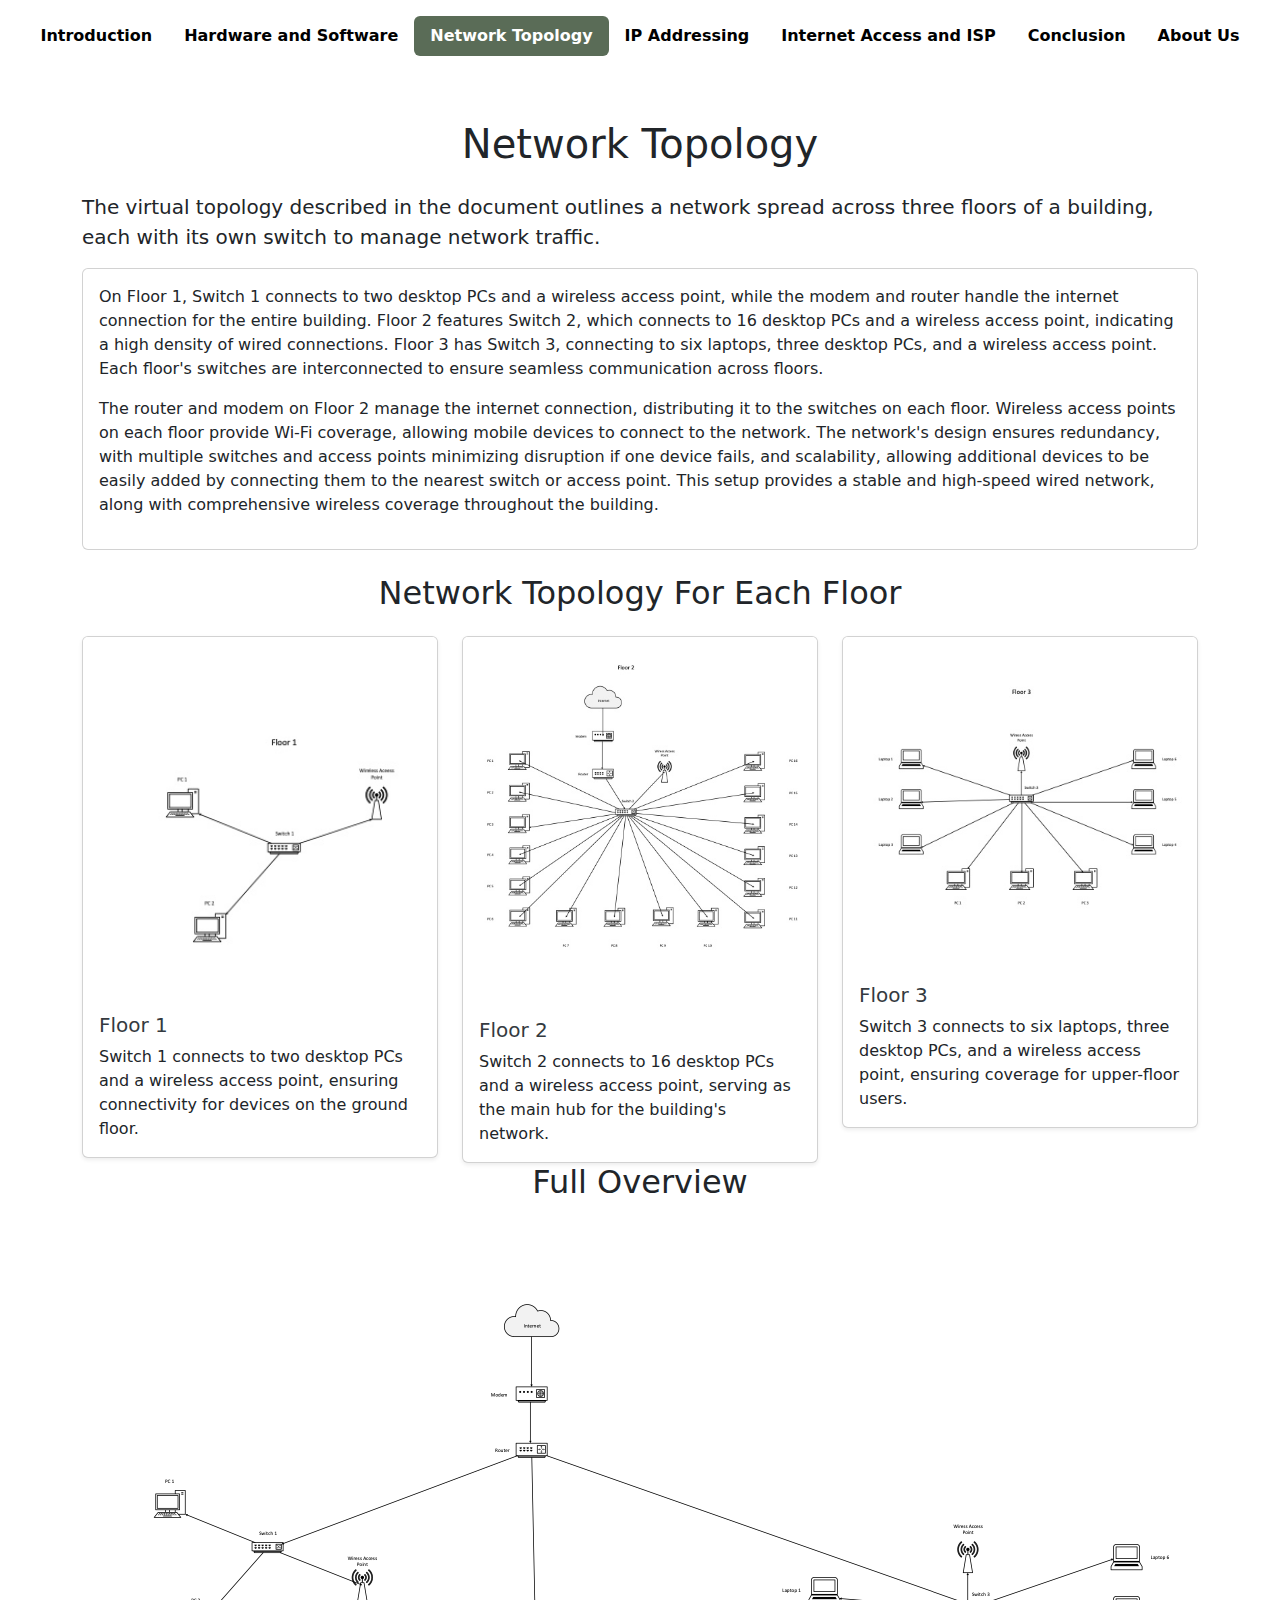
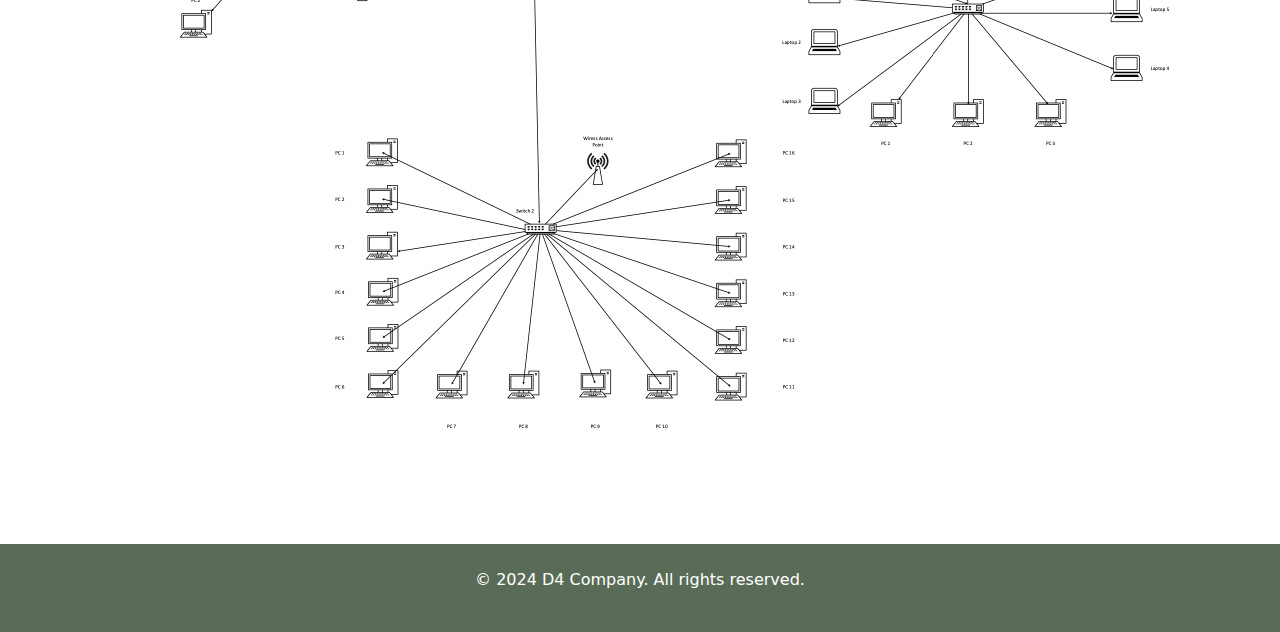
<file: network.html>
<!DOCTYPE html>
<html lang="en">
  <head>
    <meta charset="UTF-8" />
    <meta name="viewport" content="width=device-width, initial-scale=1.0" />
    <title>Network Topology</title>
    <link
      href="https://cdn.jsdelivr.net/npm/bootstrap@5.3.3/dist/css/bootstrap.min.css"
      rel="stylesheet"
      integrity="sha384-QWTKZyjpPEjISv5WaRU9OFeRpok6YctnYmDr5pNlyT2bRjXh0JMhjY6hW+ALEwIH"
      crossorigin="anonymous"
    />
    <link rel="stylesheet" href="./style.css" />
    <style>
      
      
      
      .card {
        transition: transform 0.3s;
      }
      .card:hover {
        transform: scale(1.05);
      }
      .card-title {
        color: #343a40;
      }
    
      .fade-in {
        animation: fadeIn 2s;
      }
      @keyframes fadeIn {
        from {
          opacity: 0;
        }
        to {
          opacity: 1;
        }
      }
    </style>
  </head>
  <body>
    <header class="d-flex justify-content-center py-3">
      <ul class="nav nav-pills custom-nav-pills">
        <li class="nav-item">
          <a href="./index.html" class="nav-link">Introduction</a>
        </li>
        <li class="nav-item">
          <a href="./hardware.html" class="nav-link">Hardware and Software</a>
        </li>
        <li class="nav-item">
          <a href="./network.html" class="nav-link active">Network Topology</a>
        </li>
        <li class="nav-item">
          <a href="./ipAddress.html" class="nav-link">IP Addressing</a>
        </li>
        <li class="nav-item">
          <a href="./ISP.html" class="nav-link">Internet Access and ISP</a>
        </li>
        <li class="nav-item">
          <a href="./conclusion.html" class="nav-link">Conclusion</a>
        </li>
        <li class="nav-item">
          <a href="./about.html" class="nav-link">About Us</a>
        </li>
      </ul>
    </header>

    <main class="container py-5 fade-in">
      <h1 class="text-center mb-4">Network Topology</h1>
      <p class="lead">
        The virtual topology described in the document outlines a network spread
        across three floors of a building, each with its own switch to manage
        network traffic.
      </p>

      <div class="card mb-4">
        <div class="card-body">
          <p>
            On Floor 1, Switch 1 connects to two desktop PCs and a wireless
            access point, while the modem and router handle the internet
            connection for the entire building. Floor 2 features Switch 2,
            which connects to 16 desktop PCs and a wireless access point,
            indicating a high density of wired connections. Floor 3 has Switch
            3, connecting to six laptops, three desktop PCs, and a wireless
            access point. Each floor's switches are interconnected to ensure
            seamless communication across floors.
          </p>
          <p>
            The router and modem on Floor 2 manage the internet connection,
            distributing it to the switches on each floor. Wireless access
            points on each floor provide Wi-Fi coverage, allowing mobile
            devices to connect to the network. The network's design ensures
            redundancy, with multiple switches and access points minimizing
            disruption if one device fails, and scalability, allowing
            additional devices to be easily added by connecting them to the
            nearest switch or access point. This setup provides a stable and
            high-speed wired network, along with comprehensive wireless
            coverage throughout the building.
          </p>
        </div>
      </div>

      <h2 class="text-center my-4">Network Topology For Each Floor</h2>

      <div class="row">
        <div class="col-md-4">
          <div class="card shadow-sm">
            <img
              src="./img/floor1.jpg"
              alt="Floor 1 Topology"
              class="card-img-top"
            />
            <div class="card-body">
              <h5 class="card-title">Floor 1</h5>
              <p class="card-text">
                Switch 1 connects to two desktop PCs and a wireless access
                point, ensuring connectivity for devices on the ground floor.
              </p>
            </div>
          </div>
        </div>

        <div class="col-md-4">
          <div class="card shadow-sm">
            <img
              src="./img/floor2Topology.jpg"
              alt="Floor 2 Topology"
              class="card-img-top"
            />
            <div class="card-body">
              <h5 class="card-title">Floor 2</h5>
              <p class="card-text">
                Switch 2 connects to 16 desktop PCs and a wireless access
                point, serving as the main hub for the building's network.
              </p>
            </div>
          </div>
        </div>

        <div class="col-md-4">
          <div class="card shadow-sm">
            <img
              src="./img/floor3.jpg"
              alt="Floor 3 Topology"
              class="card-img-top"
            />
            <div class="card-body">
              <h5 class="card-title">Floor 3</h5>
              <p class="card-text">
                Switch 3 connects to six laptops, three desktop PCs, and a
                wireless access point, ensuring coverage for upper-floor users.
              </p>
            </div>
          </div>
        </div>
      </div>

      <h2 class="text-center mb-4">Full Overview</h2>
      <img src="./img/fullFloor.png" alt="fullFloor" class="img-fluid my-4" />

    </main>

    <footer class="text-center py-4" style="background-color: #5a6c57; color: white">
      <p>&copy; 2024 D4 Company. All rights reserved.</p>
    </footer>

    <script
      src="https://cdn.jsdelivr.net/npm/bootstrap@5.3.3/dist/js/bootstrap.bundle.min.js"
      integrity="sha384-YvpcrYf0tY3lHB60NNkmXc5s9fDVZLESaAA55NDzOxhy9GkcIdslK1eN7N6jIeHz"
      crossorigin="anonymous"
    ></script>
  </body>
</html>
</file>
<file: style.css>
header {
  background-color: white;
}

#about {
  background-color: #85a98f;
}

.custom-nav-pills .nav-link:hover {
  color: #525b44 !important;
}

.nav-pills .nav-link {
  color: black;
  font-weight: bold;
}
.nav-pills .nav-link.active {
  background-color: #5a6c57;
  color: white;
}

#member-container-intro-bg {
  background-color: whitesmoke;
  margin-bottom: 30px;
}

.members-layout {
  display: flex;
  justify-content: space-around;
  flex-wrap: wrap;
  gap: 20px;
  margin-bottom: 30px;
}

.card-custom {
  width: 18rem;
  background-color: #525b44;
  color: white;
}

.card-custom .card-body {
  text-align: center;
}

.card-custom .ratio {
  width: 100%;
  height: 100%;
}

.card-custom .card-text {
  text-align: center;
  margin-bottom: 0%;
}

.card-header {
  background-color: #5a6c57;
  color: white;
}
.card-footer {
  background-color: #5a6c57;
}

.startup-overview {
  background-image: url("./img/banner.jpg");
  background-size: cover;
  background-position: center;
  background-repeat: no-repeat;
  border-radius: 20px;
  color: white;
  position: relative;
  z-index: 1;
  text-shadow: 2px 2px 4px rgba(0, 0, 0, 0.7);
}

.startup-overview::before {
  content: "";
  position: absolute;
  top: 0;
  left: 0;
  width: 100%;
  height: 100%;
  background-color: rgba(0, 0, 0, 0.5);
  border-radius: 20px;
  z-index: 0;
}

.custom-button {
  background-color: #5a6c57;
  color: white;
  border: none;
  padding: 10px 20px;
  border-radius: 4px;
  transition: background-color 0.3s;
}

.custom-button:hover {
  background-color: #4a5b47;
}

.table {
  border-collapse: collapse;
}

th,td {
  vertical-align: middle;
  text-align: center;
}
.table-striped tbody tr:nth-of-type(odd) {
  background-color: #eef2ef;
}
.table-footer {
  font-weight: bold;
  background-color: #d8e3d5;
}

.floor-card {
  background-color: #ffffff;
  border-radius: 10px;
  box-shadow: 0 4px 8px rgba(0, 0, 0, 0.1);
  padding: 20px;
  margin-bottom: 20px;
}
.floor-card h3 {
  background-color: #5a6c57;
  color: white;
  padding: 10px;
  border-radius: 8px;
}
.floor-card ul {
  padding-left: 20px;
}
.floor-card ul li {
  line-height: 1.8;
}
.divider {
  height: 2px;
  background-color: #5a6c57;
  margin: 20px 0;
}

.spec-card {
  border: none;
  border-radius: 10px;
  overflow: hidden;
  transition: transform 0.3s ease, box-shadow 0.3s ease;
  box-shadow: 0 4px 8px rgba(0, 0, 0, 0.1);
}
.spec-card:hover {
  transform: translateY(-5px);
  box-shadow: 0 6px 15px rgba(0, 0, 0, 0.2);
}
.spec-card .card-header {
  background-color: #5a6c57;
  color: white;
  text-align: center;
  font-size: 1.25rem;
  padding: 10px;
}
.spec-card .icon {
  font-size: 50px;
  color: #5a6c57;
  margin-bottom: 10px;
}
.spec-card .card-body ul {
  list-style-type: none;
  padding: 0;
}
.spec-card .card-body ul li {
  margin-bottom: 8px;
  font-size: 0.95rem;
}
.spec-card .card-body ul li span {
  font-weight: bold;
}

.map:hover {
  transform: translateY(-5px);
  box-shadow: 0 6px 15px rgba(0, 0, 0, 0.2);
}

#job {
  background: linear-gradient(335deg, #28a745, #525b44);
  color: white;
  padding: 2rem;
  text-align: center;
  font-size: 2.5rem;
  letter-spacing: 2px;
  text-transform: uppercase;
}
.role-card {
  background: white;
  margin: 2rem 0;
  padding: 2rem;
  border-radius: 10px;
  box-shadow: 0 4px 8px rgba(0, 0, 0, 0.1);
  opacity: 0;
  transform: translateY(50px);
  transition: transform 0.3s ease, box-shadow 0.3s ease;
}
.role-card:hover {
  transform: translateY(0);
  box-shadow: 0 8px 16px rgba(0, 0, 0, 0.2);
}
.role-card h3 {
  font-size: 1.8rem;
  color: #28a745;
}
.role-card p {
  font-size: 1.1rem;
  color: #555;
  line-height: 1.6;
}
@keyframes fadeUp {
  to {
    opacity: 1;
    transform: translateY(0);
  }
}
.role-card-wrapper .role-card {
  animation: fadeUp 1s forwards;
}
.role-card-wrapper .role-card:nth-child(1) {
  animation-delay: 0.3s;
}
.role-card-wrapper .role-card:nth-child(2) {
  animation-delay: 0.6s;
}
.role-card-wrapper .role-card:nth-child(3) {
  animation-delay: 0.9s;
}
.role-card-wrapper .role-card:nth-child(4) {
  animation-delay: 1.2s;
}
.role-card-wrapper .role-card:nth-child(5) {
  animation-delay: 1.5s;
}
.role-card-wrapper .role-card:nth-child(6) {
  animation-delay: 1.8s;
}
.role-card-wrapper .role-card:nth-child(7) {
  animation-delay: 2.1s;
}
</file>
